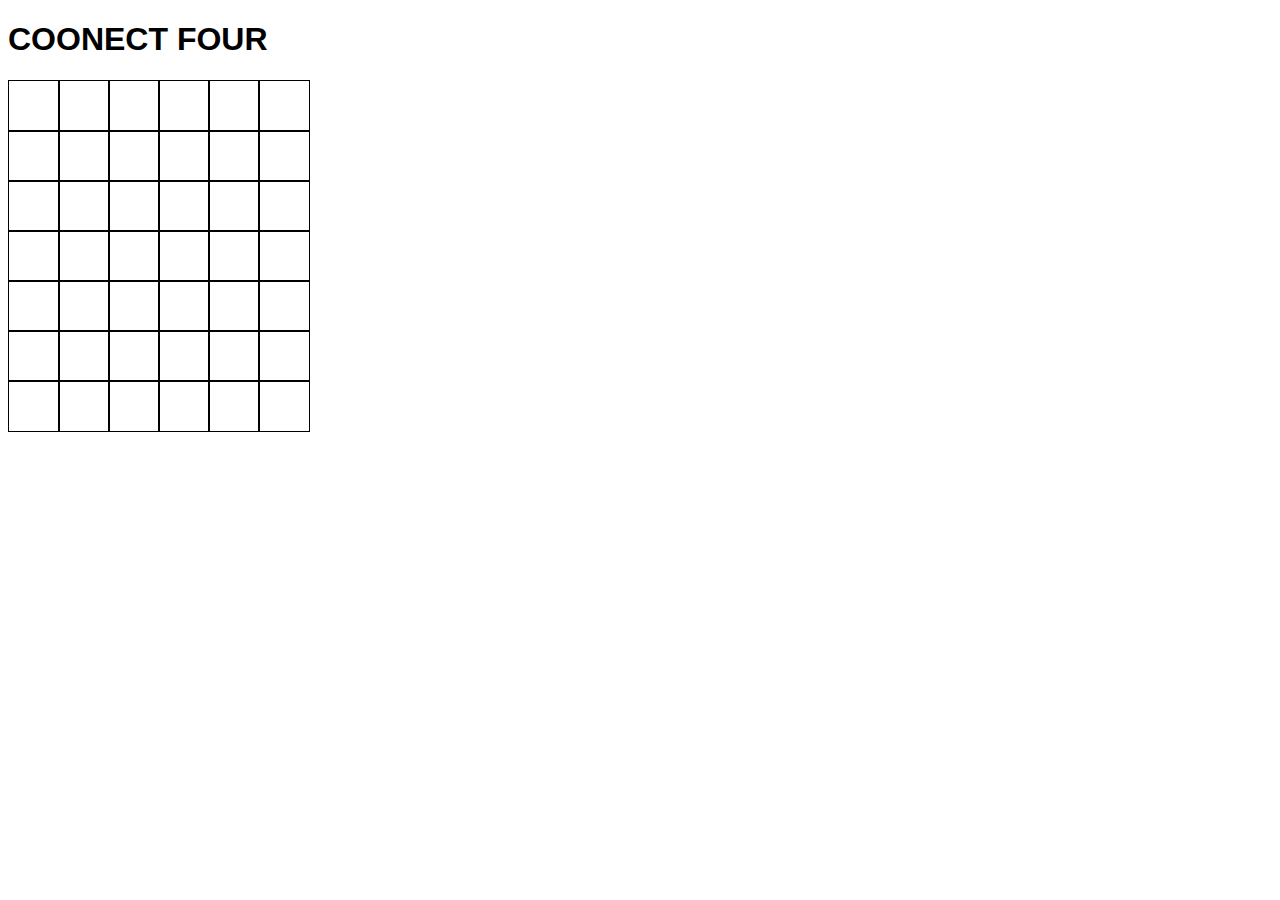
<file: Connect Four Game/index.html>
<!DOCTYPE html>
<html lang="en">
<head>
    <meta charset="UTF-8">
    <meta name="viewport" content="width=device-width, initial-scale=1.0">
    <link rel="stylesheet" href="style.css">
    <title>Connect Four</title>
</head>
<body>
    
    <h1>COONECT FOUR</h1>
    <div id="board"></div>
    
<script src="script.js"></script>
</body>
</html>
</file>
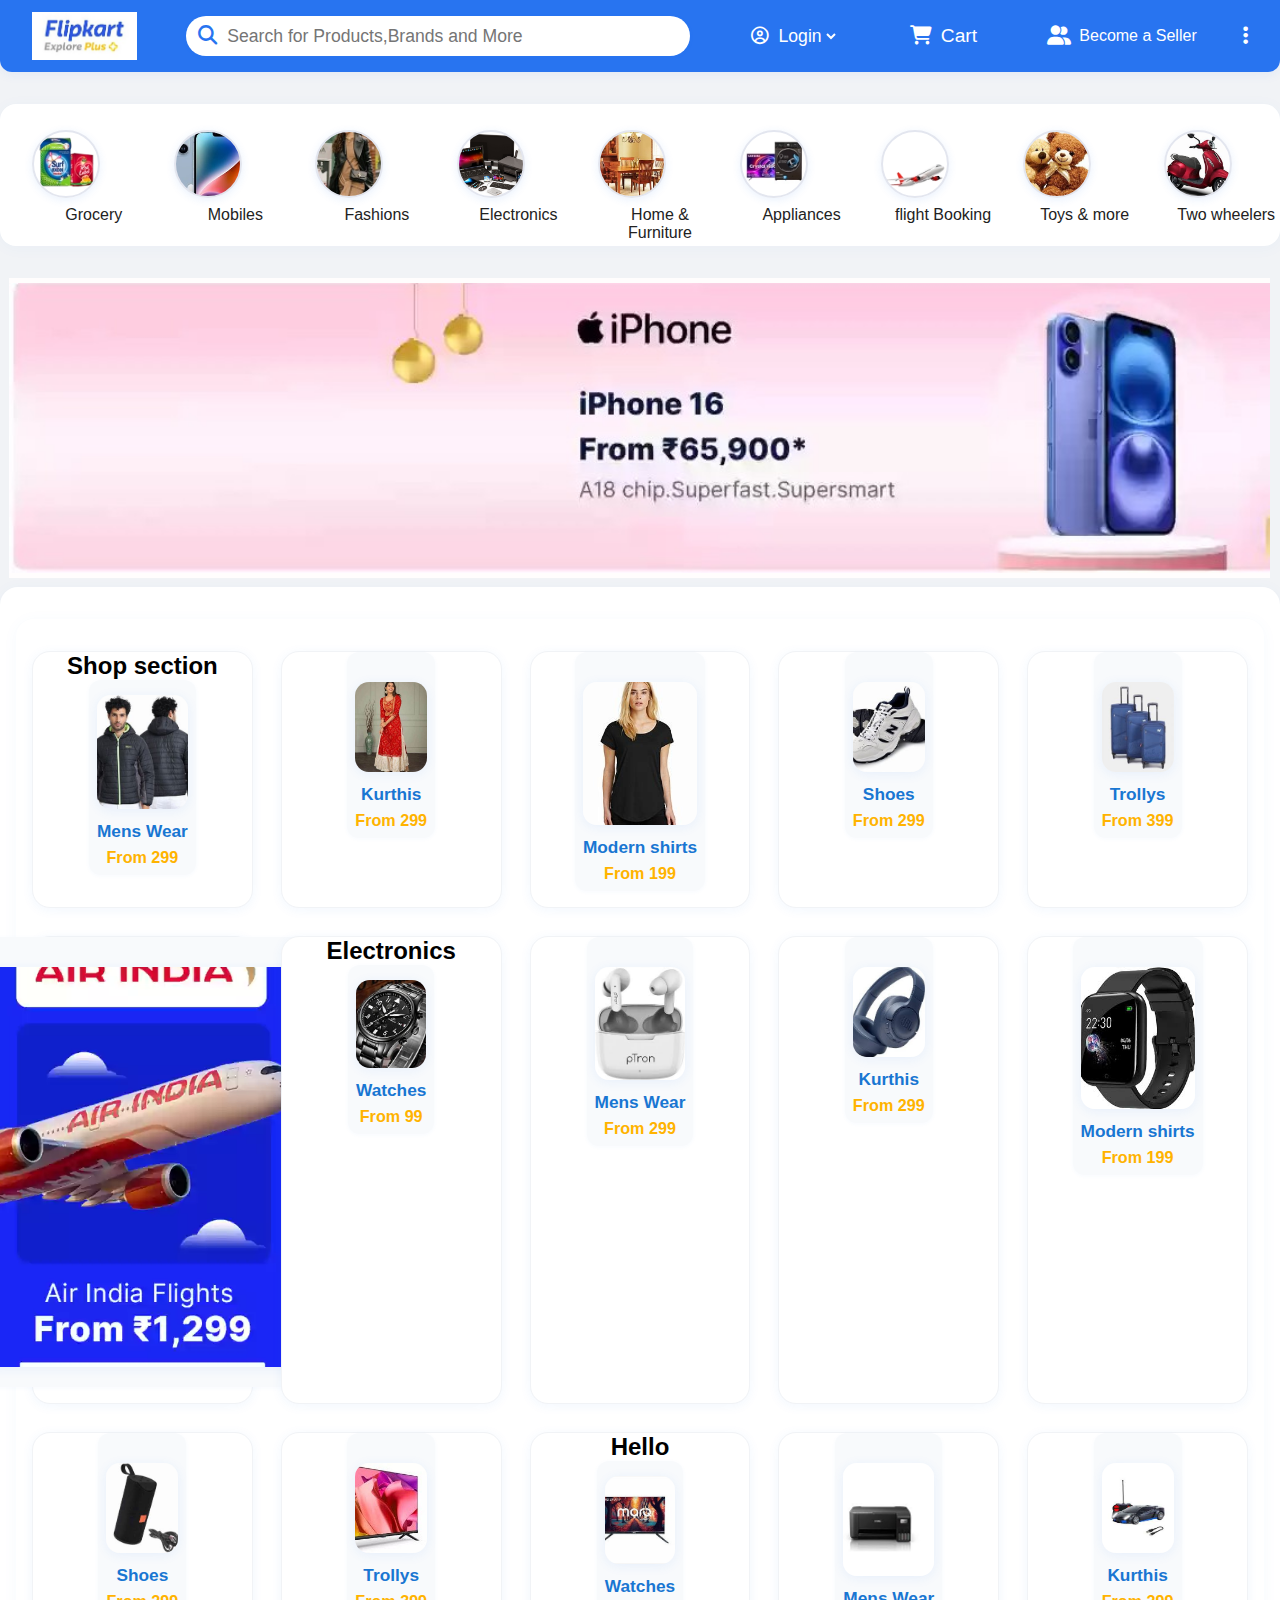
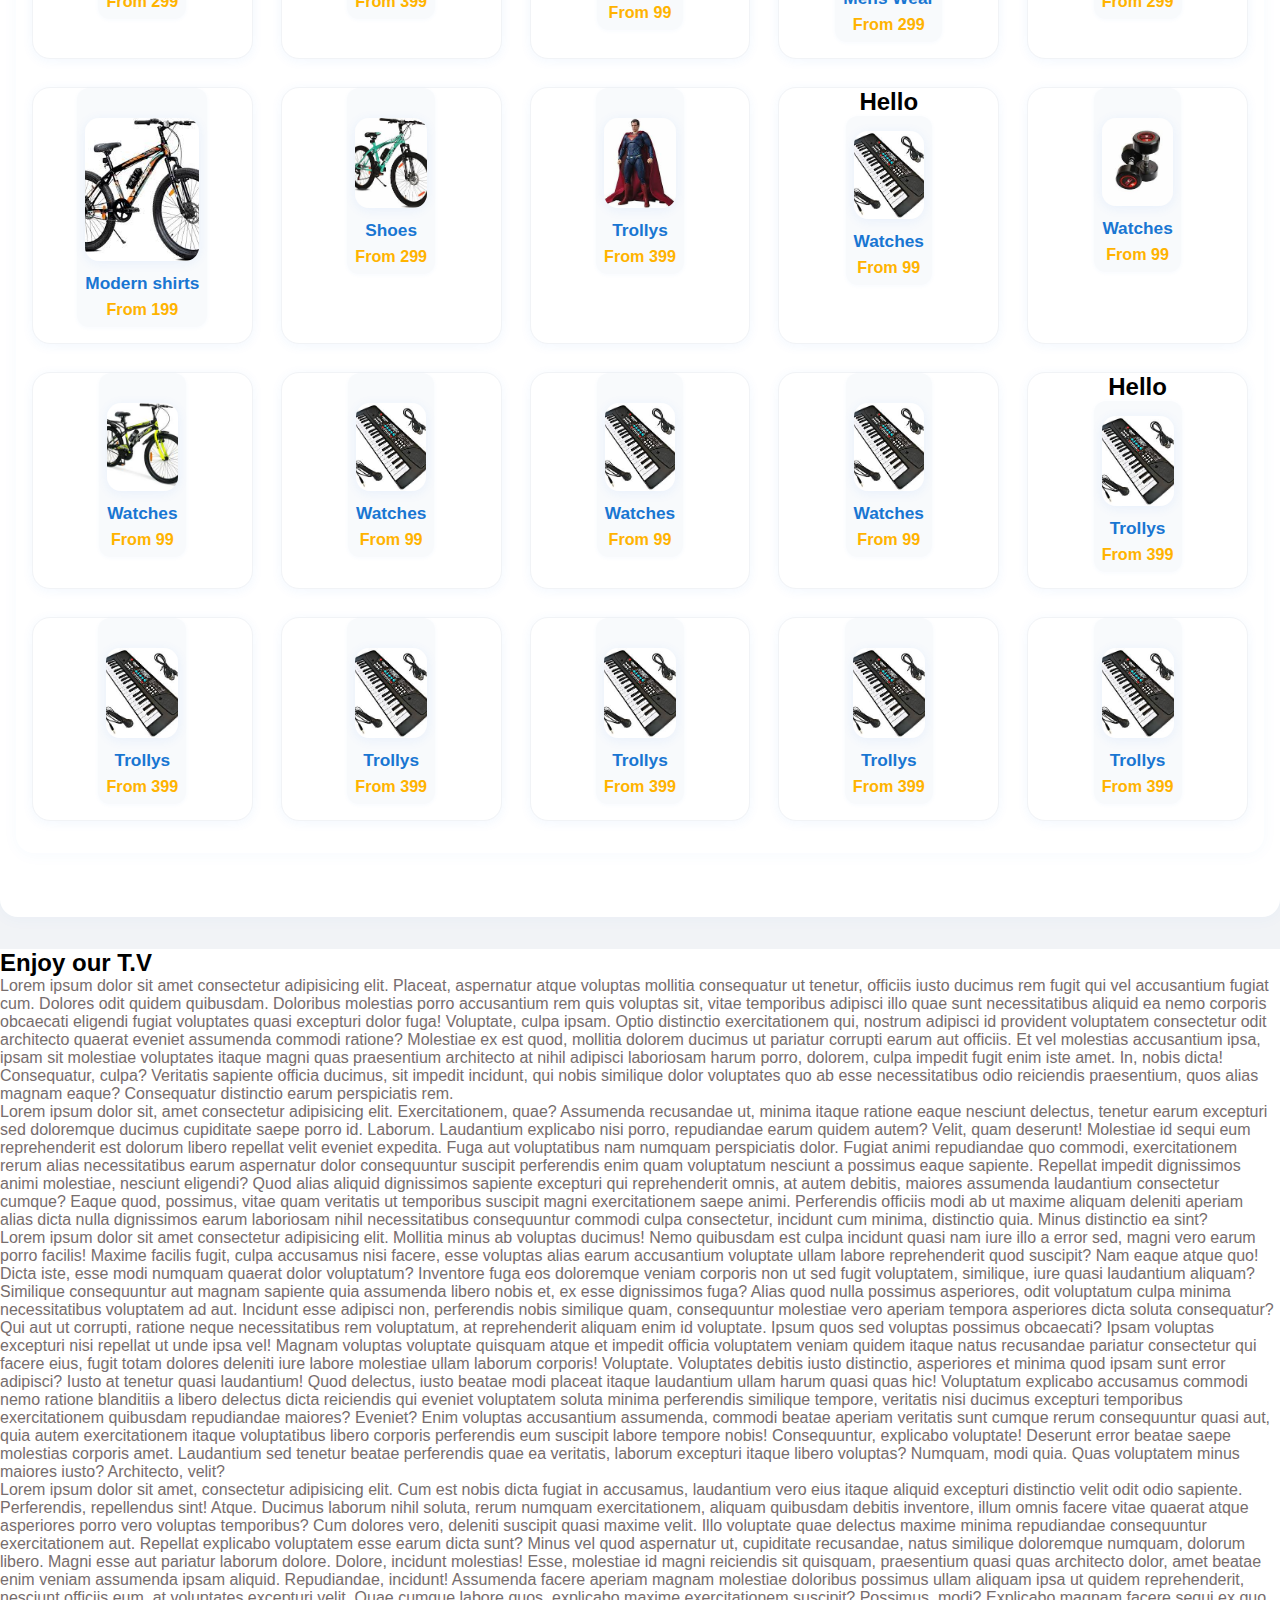
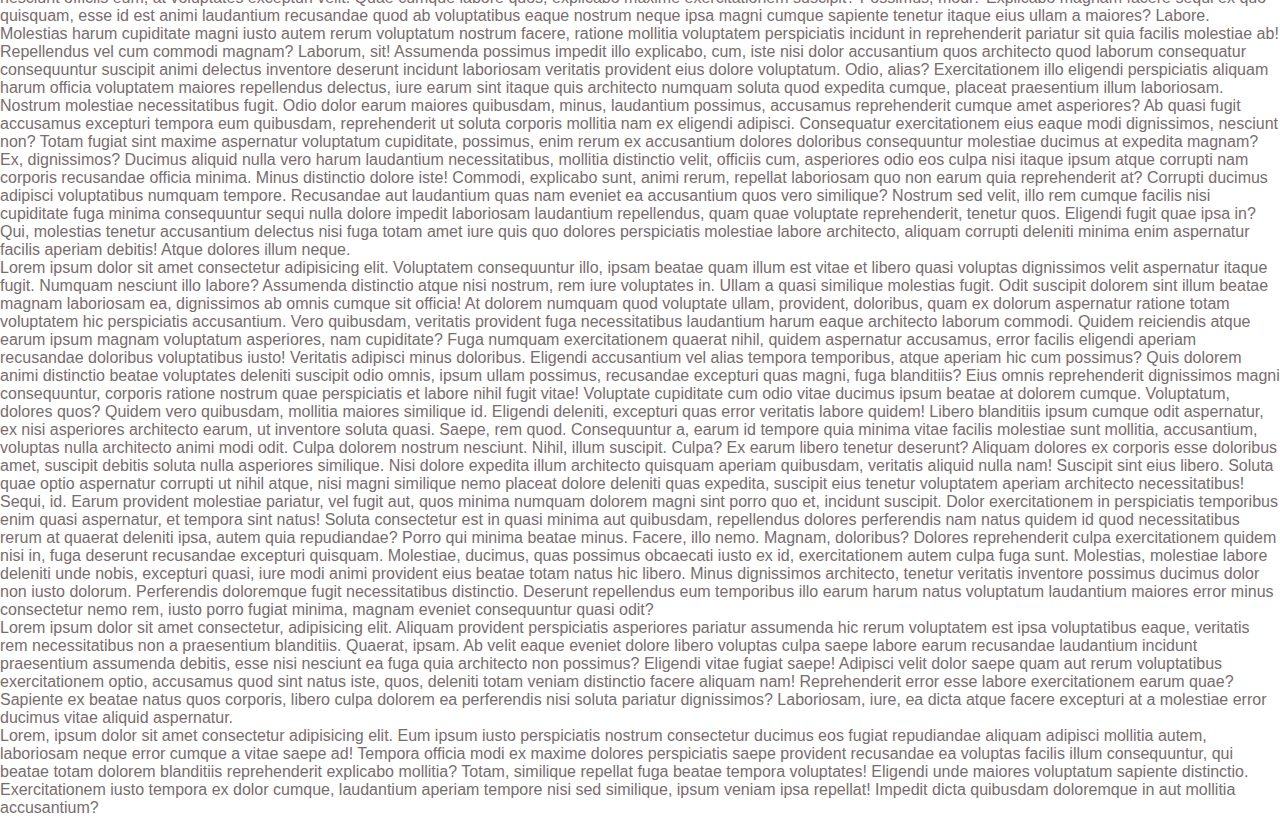
<file: Flipkart Clone/index.html>
<!DOCTYPE html>
<html lang="en">
<head>
    <meta charset="UTF-8">
    <meta name="viewport" content="width=device-width, initial-scale=1.0">
    <title>flipkart</title>
    <link rel="stylesheet" href="https://cdnjs.cloudflare.com/ajax/libs/font-awesome/6.7.2/css/all.min.css" integrity="sha512-Evv84Mr4kqVGRNSgIGL/F/aIDqQb7xQ2vcrdIwxfjThSH8CSR7PBEakCr51Ck+w+/U6swU2Im1vVX0SVk9ABhg==" crossorigin="anonymous" referrerpolicy="no-referrer" />
    <link rel="stylesheet" href="style.css">
</head>
<body>
    <header>
        <div class="navbar">
            <div class="nav-logo border">
                <div class="logo"></div>
            </div>
            <div class="nav-search">
               <div class="search-icon">
                <i class="fa-solid fa-magnifying-glass"></i>
                </div>
                  <input class="search-input" placeholder="Search for Products,Brands and More">
            </div>
            <div class="nav-user border">
                <div class="use-icon">
                    <i class="fa-regular fa-circle-user"></i>
                </div>
                <select class="nav-login" title="Login">
                    <option>Login</option>
                </select>
            </div>
            <div class="nav-cart">
                <div class="cart">
                <i class="fa-solid fa-cart-shopping"></i>
                </div>
                Cart
            </div>
            <div class="nav-seller">
                <div class="sell">
                 <i class="fa-solid fa-user-group"></i>
                </div>
                Become a Seller
            </div>
            <div class="nav-dots">
                <i class="fa-solid fa-ellipsis-vertical"></i>
            </div>
        </div>
    </header>
<!-- content -->
    <div class="div-set border">
        <div class="box1 box">
            <div class="box-content">
               <div class="box-img" style="background-image:url('flip\ box2.jpg');"></div>
               <p>Grocery</p>
            </div>
        </div>
        <div class="box2 box">
            <div class="box-content">
               <div class="box-img" style="background-image:url('flip\ box1.jpg');"></div>
               <p>Mobiles</p>
            </div>
        </div>
        <div class="box3 box">
            <div class="box-content">
               <div class="box-img" style="background-image:url('flip\ box3.jpg');"></div>
               <p>Fashions</p>
            </div>
        </div>
        <div class="box4 box">
            <div class="box-content">
               <div class="box-img" style="background-image:url('flip\ box4.jpg');"></div>
               <p>Electronics</p>
            </div>
        </div>
        <div class="box5 box">
            <div class="box-content">
               <div class="box-img" style="background-image:url('flip\ box5.jpg');"></div>
               <p>Home & Furniture </p>
            </div>
        </div>
        <div class="box6 box">
            <div class="box-content">
               <div class="box-img" style="background-image:url('flip\ box6.jpg');"></div>
               <p>Appliances</p>
            </div>
        </div>
        <div class="box7 box">
            <div class="box-content">
               <div class="box-img" style="background-image:url('flip\ box7.jpg');"></div>
               <p>flight Booking</p>
            </div>
        </div>
        <div class="box8 box">
            <div class="box-content">
               <div class="box-img" style="background-image:url('flip\ box8.jpg');"></div>
               <p>Toys & more </p>
            </div>
        </div>
        <div class="box9 box">
            <div class="box-content">
               <div class="box-img" style="background-image:url('flip\ box9.jpg');"></div>
               <p>Two wheelers</p>
            </div>
        </div>
    </div>
    <div class="content">
        <div class="content-logo border">
            <div class="hero"></div>
        </div>
   </div>
    <!-- shop section -->
    <div class="shopsection">
        <div class="show">
           <div class="flip1 box-shop">
              <h2>Shop section</h2>
              <div class="box-con">
                 <div class="box-img1" id="img1" style="background-image:url('flip\ span1.jpg')"></div>
                 <p>Mens Wear</p>
                 <a>From 299</a>
               </div>
            </div>
            <div class="flip2 box-shop">
              <h2></h2>
              <div class="box-con">
                   <div class="box-img1" style="background-image:url('flip\ span2.jpg')"></div>
                   <p>Kurthis</p>
                   <a>From 299</a>
               </div>
            </div>
            <div class="flip3 box-shop">
              <h2></h2>
              <div class="box-con">
                 <div class="box-img1" style="background-image:url('flip\ span3.jpg')"></div>
                 <p>Modern shirts</p>
                 <a>From 199</a>
               </div>
            </div>
            <div class="flip4 box-shop">
              <h2></h2>
              <div class="box-con">
                 <div class="box-img1" style="background-image:url('flip\ span4.jpg')"></div>
                 <p>Shoes</p>
                 <a>From 299</a>
              </div>
           </div>
           <div class="flip5 box-shop">
              <h2></h2>
              <div class="box-con">
                 <div class="box-img1" style="background-image:url('flip\ span5.jpg')"></div>
                 <p>Trollys</p>
                 <a>From 399</a>
              </div>
           </div>
           <div class="flip7 box-shop">
              <div class="box-con">
                 <div class="box-img1" id="last" style="background-image:url('flip\ span7.jpg')"></div>
              </div>
            </div>
            <div class="flip6 box-shop">
                <h2>Electronics</h2>
                <div class="box-con">
                   <div class="box-img1" id="img1"style="background-image:url('flip\ span6.jpg')"></div>
                   <p>Watches</p>
                   <a>From 99</a>
                </div>
             </div>
            <div class="flip1 box-shop">
                <h2></h2>
                <div class="box-con">
                   <div class="box-img1" style="background-image:url('new1.jpg')"></div>
                   <p>Mens Wear</p>
                   <a>From 299</a>
                 </div>
              </div>
            <div class="flip2 box-shop">
                <h2></h2>
                <div class="box-con">
                     <div class="box-img1" style="background-image:url('new2.jpeg')"></div>
                     <p>Kurthis</p>
                     <a>From 299</a>
                </div>
            </div>
            <div class="flip3 box-shop">
                <h2></h2>
                <div class="box-con">
                   <div class="box-img1" style="background-image:url('new3.jpeg')"></div>
                   <p>Modern shirts</p>
                   <a>From 199</a>
                </div>
            </div>
            <div class="flip4 box-shop">
                <h2></h2>
                <div class="box-con">
                   <div class="box-img1" style="background-image:url('new4.jpeg')"></div>
                   <p>Shoes</p>
                   <a>From 299</a>
                </div>
            </div>
            <div class="flip5 box-shop">
                <h2></h2>
                <div class="box-con">
                   <div class="box-img1" style="background-image:url('new5.jpeg')"></div>
                   <p>Trollys</p>
                   <a>From 399</a>
               </div>
            </div>
            <div class="flip6 box-shop">
                <h2>Hello</h2>
                <div class="box-con">
                   <div class="box-img1" id="img1" style="background-image:url('new6.jpeg')"></div>
                   <p>Watches</p>
                   <a>From 99</a>
                </div>
            </div>
            <div class="flip1 box-shop">
                <h2></h2>
                <div class="box-con">
                   <div class="box-img1" style="background-image:url('new7.jpeg')"></div>
                   <p>Mens Wear</p>
                   <a>From 299</a>
                 </div>
            </div>
            <div class="flip2 box-shop">
                <h2></h2>
                <div class="box-con">
                     <div class="box-img1" style="background-image:url('new11.jpeg')"></div>
                     <p>Kurthis</p>
                     <a>From 299</a>
                 </div>
            </div>
            <div class="flip3 box-shop">
                <h2></h2>
                <div class="box-con">
                   <div class="box-img1" style="background-image:url('new12.jpeg')"></div>
                   <p>Modern shirts</p>
                   <a>From 199</a>
                 </div>
           </div>
           <div class="flip4 box-shop">
                <h2></h2>
                <div class="box-con">
                   <div class="box-img1" style="background-image:url('new13.jpeg')"></div>
                   <p>Shoes</p>
                   <a>From 299</a>
                </div>
            </div>
            <div class="flip5 box-shop">
                <h2></h2>
                <div class="box-con">
                   <div class="box-img1" style="background-image:url('new14.jpeg')"></div>
                   <p>Trollys</p>
                   <a>From 399</a>
                </div>
            </div>
            <div class="flip6 box-shop">
                <h2>Hello</h2>
                <div class="box-con">
                   <div class="box-img1"  id="img1" style="background-image:url('new15.jpeg')"></div>
                   <p>Watches</p>
                   <a>From 99</a>
                </div>
            </div>
            <div class="flip6 box-shop">
                <h2></h2>
                <div class="box-con">
                   <div class="box-img1" style="background-image:url('new16.jpeg')"></div>
                   <p>Watches</p>
                   <a>From 99</a>
                </div>
            </div>
            <div class="flip6 box-shop">
                <h2></h2>
                <div class="box-con">
                   <div class="box-img1" style="background-image:url('new17.jpeg')"></div>
                   <p>Watches</p>
                   <a>From 99</a>
                </div>
            </div>
            <div class="flip6 box-shop">
                <h2></h2>
                <div class="box-con">
                   <div class="box-img1" style="background-image:url('new15.jpeg')"></div>
                   <p>Watches</p>
                   <a>From 99</a>
                </div>
            </div>
            <div class="flip6 box-shop">
                <h2></h2>
                <div class="box-con">
                   <div class="box-img1" style="background-image:url('new15.jpeg')"></div>
                   <p>Watches</p>
                   <a>From 99</a>
                </div>
            </div>    
            <div class="flip6 box-shop">
                <h2></h2>
                <div class="box-con">
                   <div class="box-img1" style="background-image:url('new15.jpeg')"></div>
                   <p>Watches</p>
                   <a>From 99</a>
                </div>
            </div>   
            <div class="flip5 box-shop">
                <h2>Hello</h2>
                <div class="box-con">
                   <div class="box-img1" id="img1" style="background-image:url('new15.jpeg')"></div>
                   <p>Trollys</p>
                   <a>From 399</a>
               </div> 
            </div>
            <div class="flip5 box-shop">
                <h2></h2>
                <div class="box-con">
                   <div class="box-img1" style="background-image:url('new15.jpeg')"></div>
                   <p>Trollys</p>
                   <a>From 399</a>
               </div>
            </div>
            <div class="flip5 box-shop">
                <h2></h2>
                <div class="box-con">
                   <div class="box-img1" style="background-image:url('new15.jpeg')"></div>
                   <p>Trollys</p>
                   <a>From 399</a>
               </div>
            </div>
            <div class="flip5 box-shop">
                <h2></h2>
                <div class="box-con">
                   <div class="box-img1" style="background-image:url('new15.jpeg')"></div>
                   <p>Trollys</p>
                   <a>From 399</a>
               </div>
            </div>
            <div class="flip5 box-shop">
                <h2></h2>
                <div class="box-con">
                   <div class="box-img1" style="background-image:url('new15.jpeg')"></div>
                   <p>Trollys</p>
                   <a>From 399</a>
               </div>
            </div> 
            <div class="flip5 box-shop">
                <h2></h2>
                <div class="box-con">
                   <div class="box-img1" style="background-image:url('new15.jpeg')"></div>
                   <p>Trollys</p>
                   <a>From 399</a>
               </div>
            </div>     
        </div>
    </div>
    <div class="features">
        <div class="row">
            <div class="text-col">
                <h2>Enjoy our T.V</h2>
                <p>Lorem ipsum dolor sit amet consectetur adipisicing elit. Placeat, aspernatur atque voluptas mollitia consequatur ut tenetur, officiis iusto ducimus rem fugit qui vel accusantium fugiat cum. Dolores odit quidem quibusdam.
                  Doloribus molestias porro accusantium rem quis voluptas sit, vitae temporibus adipisci illo quae sunt necessitatibus aliquid ea nemo corporis obcaecati eligendi fugiat voluptates quasi excepturi dolor fuga! Voluptate, culpa ipsam.
                  Optio distinctio exercitationem qui, nostrum adipisci id provident voluptatem consectetur odit architecto quaerat eveniet assumenda commodi ratione? Molestiae ex est quod, mollitia dolorem ducimus ut pariatur corrupti earum aut officiis.
                  Et vel molestias accusantium ipsa, ipsam sit molestiae voluptates itaque magni quas praesentium architecto at nihil adipisci laboriosam harum porro, dolorem, culpa impedit fugit enim iste amet. In, nobis dicta!
                  Consequatur, culpa? Veritatis sapiente officia ducimus, sit impedit incidunt, qui nobis similique dolor voluptates quo ab esse necessitatibus odio reiciendis praesentium, quos alias magnam eaque? Consequatur distinctio earum perspiciatis rem.
                </p>
                <p>Lorem ipsum dolor sit, amet consectetur adipisicing elit. Exercitationem, quae? Assumenda recusandae ut, minima itaque ratione eaque nesciunt delectus, tenetur earum excepturi sed doloremque ducimus cupiditate saepe porro id. Laborum.
                Laudantium explicabo nisi porro, repudiandae earum quidem autem? Velit, quam deserunt! Molestiae id sequi eum reprehenderit est dolorum libero repellat velit eveniet expedita. Fuga aut voluptatibus nam numquam perspiciatis dolor.
                Fugiat animi repudiandae quo commodi, exercitationem rerum alias necessitatibus earum aspernatur dolor consequuntur suscipit perferendis enim quam voluptatum nesciunt a possimus eaque sapiente. Repellat impedit dignissimos animi molestiae, nesciunt eligendi?
                Quod alias aliquid dignissimos sapiente excepturi qui reprehenderit omnis, at autem debitis, maiores assumenda laudantium consectetur cumque? Eaque quod, possimus, vitae quam veritatis ut temporibus suscipit magni exercitationem saepe animi.
                Perferendis officiis modi ab ut maxime aliquam deleniti aperiam alias dicta nulla dignissimos earum laboriosam nihil necessitatibus consequuntur commodi culpa consectetur, incidunt cum minima, distinctio quia. Minus distinctio ea sint?</p>
                <p>Lorem ipsum dolor sit amet consectetur adipisicing elit. Mollitia minus ab voluptas ducimus! Nemo quibusdam est culpa incidunt quasi nam iure illo a error sed, magni vero earum porro facilis!
                Maxime facilis fugit, culpa accusamus nisi facere, esse voluptas alias earum accusantium voluptate ullam labore reprehenderit quod suscipit? Nam eaque atque quo! Dicta iste, esse modi numquam quaerat dolor voluptatum?
                Inventore fuga eos doloremque veniam corporis non ut sed fugit voluptatem, similique, iure quasi laudantium aliquam? Similique consequuntur aut magnam sapiente quia assumenda libero nobis et, ex esse dignissimos fuga?
                Alias quod nulla possimus asperiores, odit voluptatum culpa minima necessitatibus voluptatem ad aut. Incidunt esse adipisci non, perferendis nobis similique quam, consequuntur molestiae vero aperiam tempora asperiores dicta soluta consequatur?
                Qui aut ut corrupti, ratione neque necessitatibus rem voluptatum, at reprehenderit aliquam enim id voluptate. Ipsum quos sed voluptas possimus obcaecati? Ipsam voluptas excepturi nisi repellat ut unde ipsa vel!
                Magnam voluptas voluptate quisquam atque et impedit officia voluptatem veniam quidem itaque natus recusandae pariatur consectetur qui facere eius, fugit totam dolores deleniti iure labore molestiae ullam laborum corporis! Voluptate.
                Voluptates debitis iusto distinctio, asperiores et minima quod ipsam sunt error adipisci? Iusto at tenetur quasi laudantium! Quod delectus, iusto beatae modi placeat itaque laudantium ullam harum quasi quas hic!
                Voluptatum explicabo accusamus commodi nemo ratione blanditiis a libero delectus dicta reiciendis qui eveniet voluptatem soluta minima perferendis similique tempore, veritatis nisi ducimus excepturi temporibus exercitationem quibusdam repudiandae maiores? Eveniet?
                Enim voluptas accusantium assumenda, commodi beatae aperiam veritatis sunt cumque rerum consequuntur quasi aut, quia autem exercitationem itaque voluptatibus libero corporis perferendis eum suscipit labore tempore nobis! Consequuntur, explicabo voluptate!
                Deserunt error beatae saepe molestias corporis amet. Laudantium sed tenetur beatae perferendis quae ea veritatis, laborum excepturi itaque libero voluptas? Numquam, modi quia. Quas voluptatem minus maiores iusto? Architecto, velit?</p>
                <p>Lorem ipsum dolor sit amet, consectetur adipisicing elit. Cum est nobis dicta fugiat in accusamus, laudantium vero eius itaque aliquid excepturi distinctio velit odit odio sapiente. Perferendis, repellendus sint! Atque.
                Ducimus laborum nihil soluta, rerum numquam exercitationem, aliquam quibusdam debitis inventore, illum omnis facere vitae quaerat atque asperiores porro vero voluptas temporibus? Cum dolores vero, deleniti suscipit quasi maxime velit.
                Illo voluptate quae delectus maxime minima repudiandae consequuntur exercitationem aut. Repellat explicabo voluptatem esse earum dicta sunt? Minus vel quod aspernatur ut, cupiditate recusandae, natus similique doloremque numquam, dolorum libero.
                Magni esse aut pariatur laborum dolore. Dolore, incidunt molestias! Esse, molestiae id magni reiciendis sit quisquam, praesentium quasi quas architecto dolor, amet beatae enim veniam assumenda ipsam aliquid. Repudiandae, incidunt!
                Assumenda facere aperiam magnam molestiae doloribus possimus ullam aliquam ipsa ut quidem reprehenderit, nesciunt officiis eum, at voluptates excepturi velit. Quae cumque labore quos, explicabo maxime exercitationem suscipit? Possimus, modi?
                Explicabo magnam facere sequi ex quo quisquam, esse id est animi laudantium recusandae quod ab voluptatibus eaque nostrum neque ipsa magni cumque sapiente tenetur itaque eius ullam a maiores? Labore.
                Molestias harum cupiditate magni iusto autem rerum voluptatum nostrum facere, ratione mollitia voluptatem perspiciatis incidunt in reprehenderit pariatur sit quia facilis molestiae ab! Repellendus vel cum commodi magnam? Laborum, sit!
                Assumenda possimus impedit illo explicabo, cum, iste nisi dolor accusantium quos architecto quod laborum consequatur consequuntur suscipit animi delectus inventore deserunt incidunt laboriosam veritatis provident eius dolore voluptatum. Odio, alias?
                Exercitationem illo eligendi perspiciatis aliquam harum officia voluptatem maiores repellendus delectus, iure earum sint itaque quis architecto numquam soluta quod expedita cumque, placeat praesentium illum laboriosam. Nostrum molestiae necessitatibus fugit.
                Odio dolor earum maiores quibusdam, minus, laudantium possimus, accusamus reprehenderit cumque amet asperiores? Ab quasi fugit accusamus excepturi tempora eum quibusdam, reprehenderit ut soluta corporis mollitia nam ex eligendi adipisci.
                Consequatur exercitationem eius eaque modi dignissimos, nesciunt non? Totam fugiat sint maxime aspernatur voluptatum cupiditate, possimus, enim rerum ex accusantium dolores doloribus consequuntur molestiae ducimus at expedita magnam? Ex, dignissimos?
                Ducimus aliquid nulla vero harum laudantium necessitatibus, mollitia distinctio velit, officiis cum, asperiores odio eos culpa nisi itaque ipsum atque corrupti nam corporis recusandae officia minima. Minus distinctio dolore iste!
                Commodi, explicabo sunt, animi rerum, repellat laboriosam quo non earum quia reprehenderit at? Corrupti ducimus adipisci voluptatibus numquam tempore. Recusandae aut laudantium quas nam eveniet ea accusantium quos vero similique?
                Nostrum sed velit, illo rem cumque facilis nisi cupiditate fuga minima consequuntur sequi nulla dolore impedit laboriosam laudantium repellendus, quam quae voluptate reprehenderit, tenetur quos. Eligendi fugit quae ipsa in?
                Qui, molestias tenetur accusantium delectus nisi fuga totam amet iure quis quo dolores perspiciatis molestiae labore architecto, aliquam corrupti deleniti minima enim aspernatur facilis aperiam debitis! Atque dolores illum neque.</p>
                <P>Lorem ipsum dolor sit amet consectetur adipisicing elit. Voluptatem consequuntur illo, ipsam beatae quam illum est vitae et libero quasi voluptas dignissimos velit aspernatur itaque fugit. Numquam nesciunt illo labore?
                Assumenda distinctio atque nisi nostrum, rem iure voluptates in. Ullam a quasi similique molestias fugit. Odit suscipit dolorem sint illum beatae magnam laboriosam ea, dignissimos ab omnis cumque sit officia!
                At dolorem numquam quod voluptate ullam, provident, doloribus, quam ex dolorum aspernatur ratione totam voluptatem hic perspiciatis accusantium. Vero quibusdam, veritatis provident fuga necessitatibus laudantium harum eaque architecto laborum commodi.
                Quidem reiciendis atque earum ipsum magnam voluptatum asperiores, nam cupiditate? Fuga numquam exercitationem quaerat nihil, quidem aspernatur accusamus, error facilis eligendi aperiam recusandae doloribus voluptatibus iusto! Veritatis adipisci minus doloribus.
                Eligendi accusantium vel alias tempora temporibus, atque aperiam hic cum possimus? Quis dolorem animi distinctio beatae voluptates deleniti suscipit odio omnis, ipsum ullam possimus, recusandae excepturi quas magni, fuga blanditiis?
                Eius omnis reprehenderit dignissimos magni consequuntur, corporis ratione nostrum quae perspiciatis et labore nihil fugit vitae! Voluptate cupiditate cum odio vitae ducimus ipsum beatae at dolorem cumque. Voluptatum, dolores quos?
                Quidem vero quibusdam, mollitia maiores similique id. Eligendi deleniti, excepturi quas error veritatis labore quidem! Libero blanditiis ipsum cumque odit aspernatur, ex nisi asperiores architecto earum, ut inventore soluta quasi.
                Saepe, rem quod. Consequuntur a, earum id tempore quia minima vitae facilis molestiae sunt mollitia, accusantium, voluptas nulla architecto animi modi odit. Culpa dolorem nostrum nesciunt. Nihil, illum suscipit. Culpa?
                Ex earum libero tenetur deserunt? Aliquam dolores ex corporis esse doloribus amet, suscipit debitis soluta nulla asperiores similique. Nisi dolore expedita illum architecto quisquam aperiam quibusdam, veritatis aliquid nulla nam!
                Suscipit sint eius libero. Soluta quae optio aspernatur corrupti ut nihil atque, nisi magni similique nemo placeat dolore deleniti quas expedita, suscipit eius tenetur voluptatem aperiam architecto necessitatibus! Sequi, id.
                Earum provident molestiae pariatur, vel fugit aut, quos minima numquam dolorem magni sint porro quo et, incidunt suscipit. Dolor exercitationem in perspiciatis temporibus enim quasi aspernatur, et tempora sint natus!
                Soluta consectetur est in quasi minima aut quibusdam, repellendus dolores perferendis nam natus quidem id quod necessitatibus rerum at quaerat deleniti ipsa, autem quia repudiandae? Porro qui minima beatae minus.
                Facere, illo nemo. Magnam, doloribus? Dolores reprehenderit culpa exercitationem quidem nisi in, fuga deserunt recusandae excepturi quisquam. Molestiae, ducimus, quas possimus obcaecati iusto ex id, exercitationem autem culpa fuga sunt.
                Molestias, molestiae labore deleniti unde nobis, excepturi quasi, iure modi animi provident eius beatae totam natus hic libero. Minus dignissimos architecto, tenetur veritatis inventore possimus ducimus dolor non iusto dolorum.
                Perferendis doloremque fugit necessitatibus distinctio. Deserunt repellendus eum temporibus illo earum harum natus voluptatum laudantium maiores error minus consectetur nemo rem, iusto porro fugiat minima, magnam eveniet consequuntur quasi odit?</p>
                <P>Lorem ipsum dolor sit amet consectetur, adipisicing elit. Aliquam provident perspiciatis asperiores pariatur assumenda hic rerum voluptatem est ipsa voluptatibus eaque, veritatis rem necessitatibus non a praesentium blanditiis. Quaerat, ipsam.
                Ab velit eaque eveniet dolore libero voluptas culpa saepe labore earum recusandae laudantium incidunt praesentium assumenda debitis, esse nisi nesciunt ea fuga quia architecto non possimus? Eligendi vitae fugiat saepe!
                Adipisci velit dolor saepe quam aut rerum voluptatibus exercitationem optio, accusamus quod sint natus iste, quos, deleniti totam veniam distinctio facere aliquam nam! Reprehenderit error esse labore exercitationem earum quae?
                Sapiente ex beatae natus quos corporis, libero culpa dolorem ea perferendis nisi soluta pariatur dignissimos? Laboriosam, iure, ea dicta atque facere excepturi at a molestiae error ducimus vitae aliquid aspernatur.</P>
                <P>Lorem, ipsum dolor sit amet consectetur adipisicing elit. Eum ipsum iusto perspiciatis nostrum consectetur ducimus eos fugiat repudiandae aliquam adipisci mollitia autem, laboriosam neque error cumque a vitae saepe ad!
                Tempora officia modi ex maxime dolores perspiciatis saepe provident recusandae ea voluptas facilis illum consequuntur, qui beatae totam dolorem blanditiis reprehenderit explicabo mollitia? Totam, similique repellat fuga beatae tempora voluptates!
                Eligendi unde maiores voluptatum sapiente distinctio. Exercitationem iusto tempora ex dolor cumque, laudantium aperiam tempore nisi sed similique, ipsum veniam ipsa repellat! Impedit dicta quibusdam doloremque in aut mollitia accusantium?</P>
            </div>
        </div>
    </div>
</body>
</html>
</file>
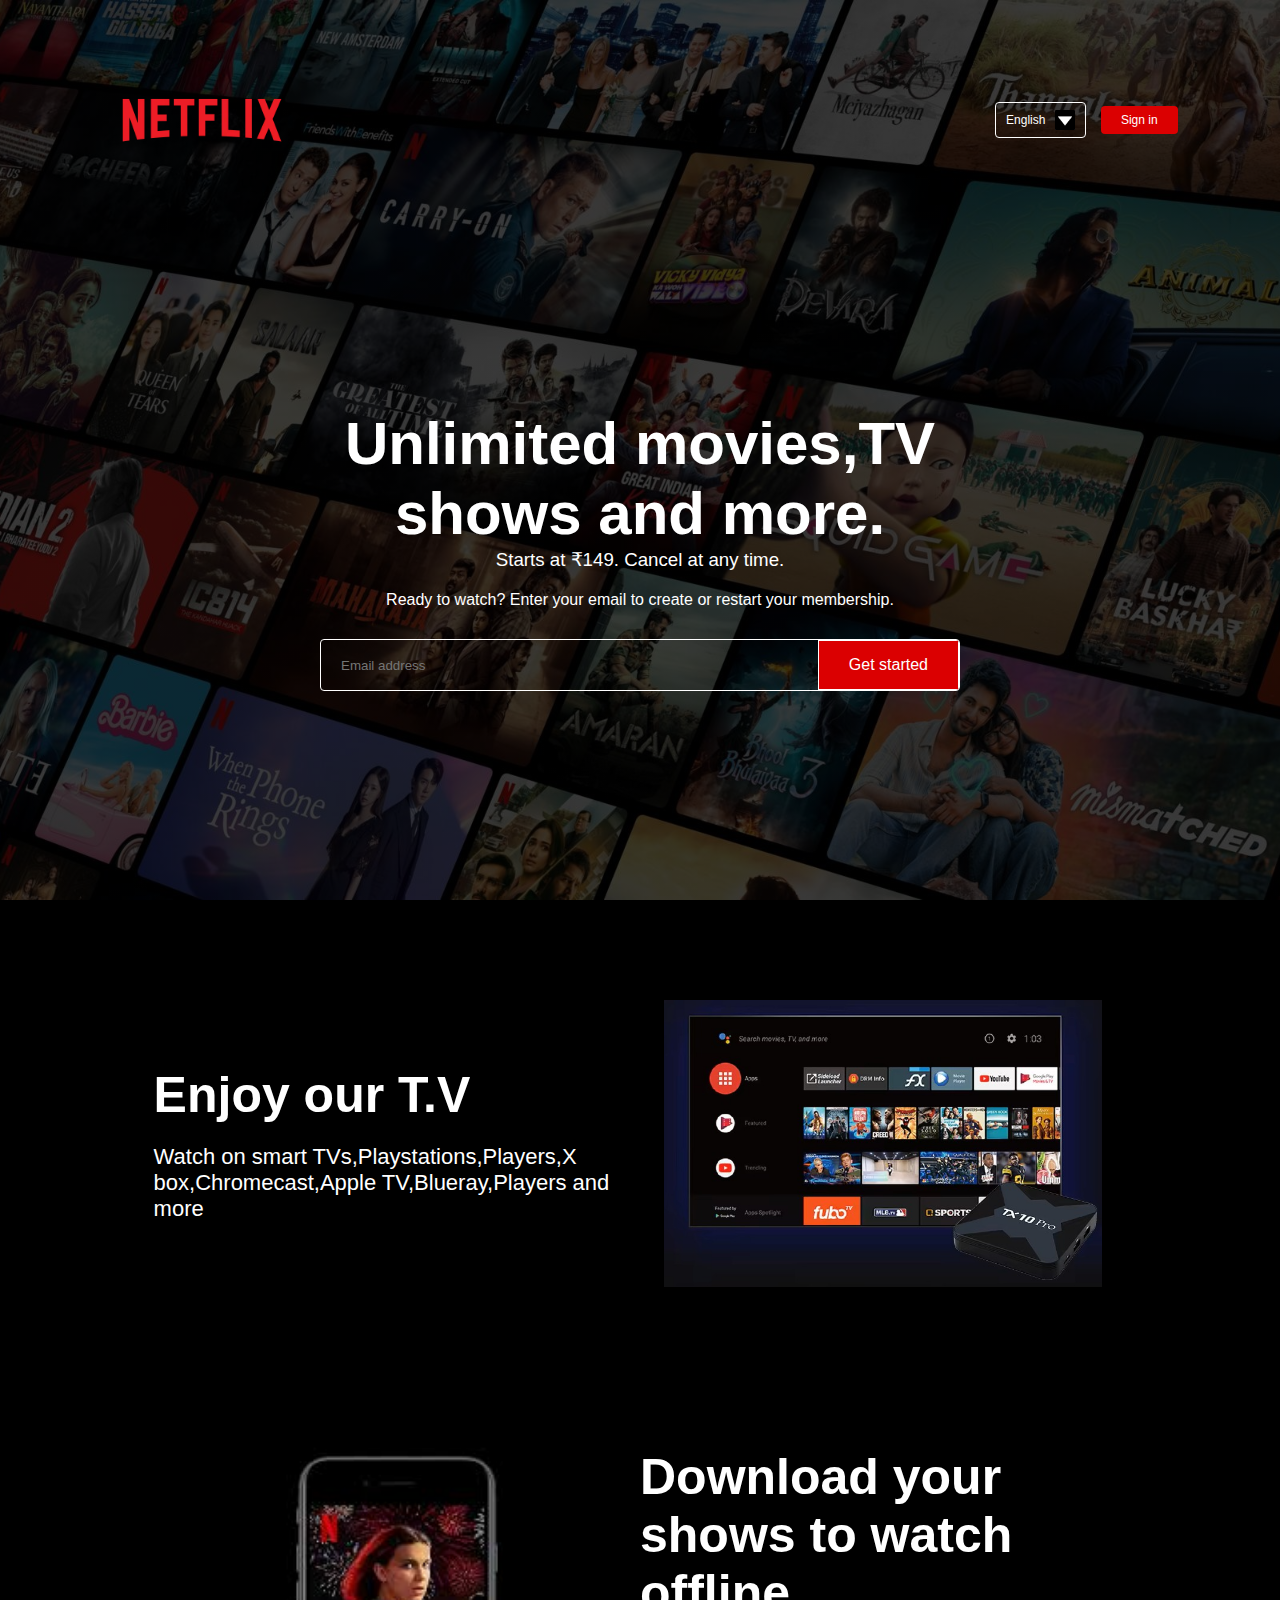
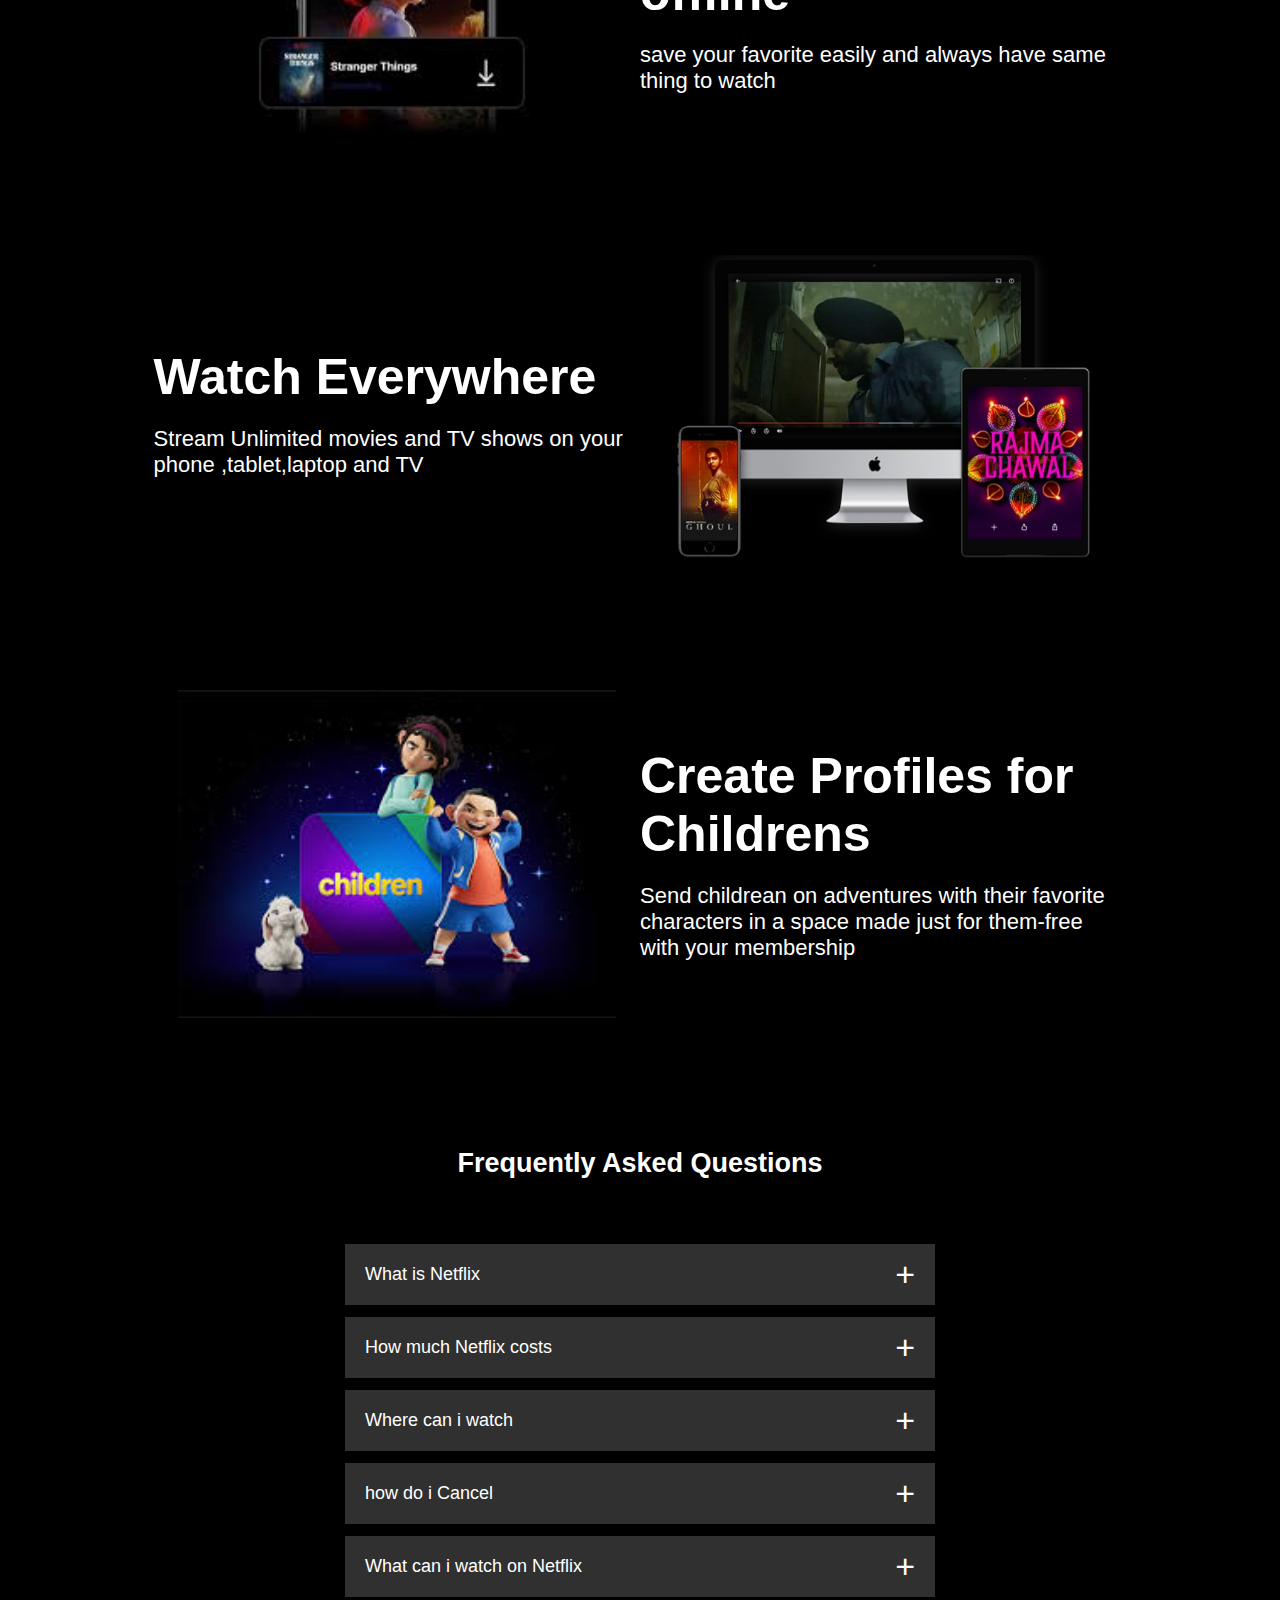
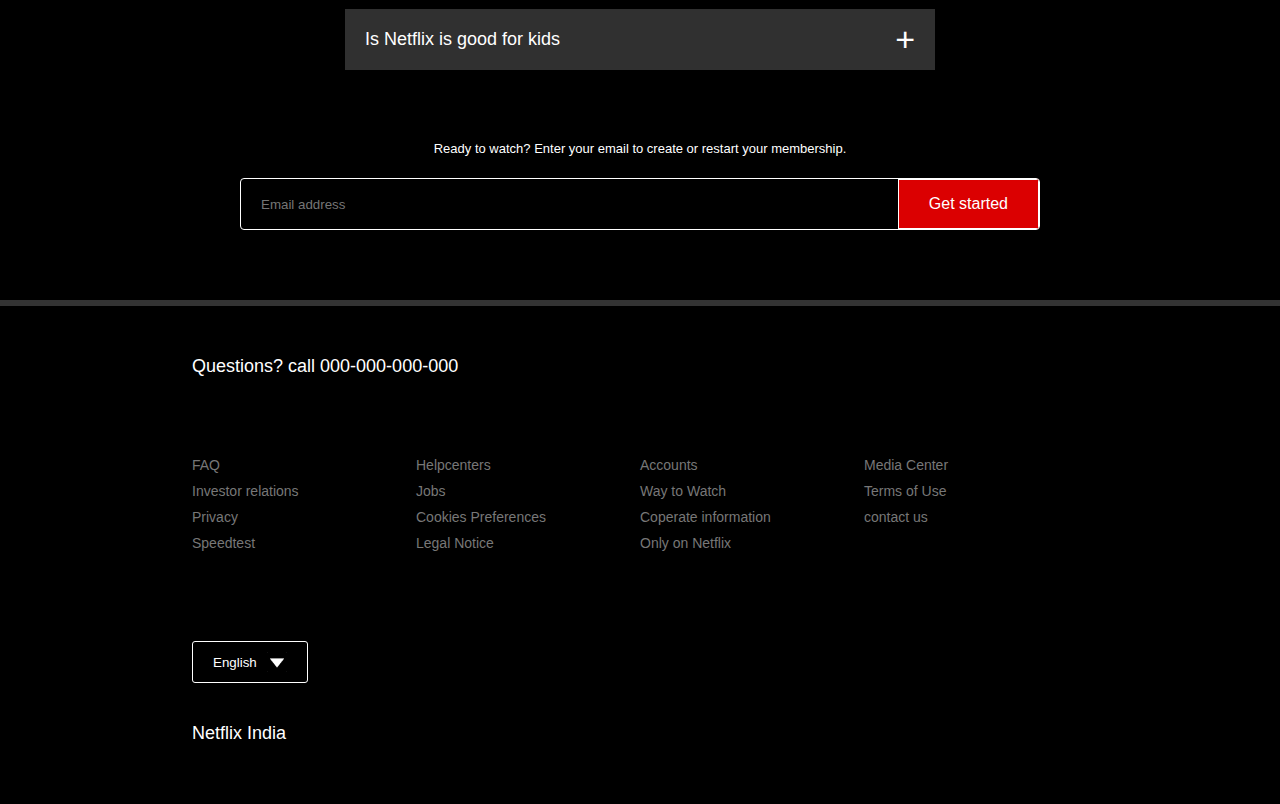
<file: Netflix Clone/index.html>
<!DOCTYPE html>
<html lang="en">
<head>
    <meta charset="UTF-8">
    <meta name="viewport" content="width=device-width, initial-scale=1.0">
    <link rel="stylesheet" href="style.css">
    <title>Netflix</title>
</head>
<body>
    <div class="header">
        <nav>
            <img src="logo.png" class="logo">
            <div>
                <button class="languagebtn">English<img src="symbol.jpg"></button>
                <button>Sign in</button>
            </div>
        </nav>
        <div class="header-content">
            <h1>Unlimited movies,TV shows and more.</h1>
            <h3>Starts at ₹149. Cancel at any time.</h3>
            <p>Ready to watch? Enter your email to create or restart your membership.</p>
            <form class="email-signup">
                <input type="email" placeholder="Email address" required>
                <button type="submit">Get started</button>
            </form>
        </div>
    </div>
    <div class="features">
        <div class="row">
            <div class="text-col">
                <h2>Enjoy our T.V</h2>
                <p>Watch on smart TVs,Playstations,Players,X box,Chromecast,Apple TV,Blueray,Players and more</p>
            </div>
            <div class="img-col">
                <img src="fix.jpg">
            </div>
        </div>
        <div class="row">
            <div class="img-col">
                <img src="fix2.jpg">
            </div>
            <div class="text-col">
                <h2>Download your shows to watch offline</h2>
                <p>save your favorite easily and always have same thing to watch</p>
            </div>
        </div>
        <div class="row">
            <div class="text-col">
                <h2>Watch Everywhere</h2>
                <p>Stream Unlimited movies and TV shows on your phone ,tablet,laptop and TV</p>
            </div>
            <div class="img-col">
                <img src="fix3.jpg">
            </div>
        </div>
        <div class="row">
            <div class="img-col">
                <img src="fix4.jpg">
            </div>
            <div class="text-col">
                <h2>Create Profiles for Childrens</h2>
                <p>Send childrean on adventures with their favorite characters in a space made just for them-free with your membership</p>
            </div>
        </div>
    </div>
    <div class="faq">
        <h2>Frequently Asked Questions </h2>
        <ul class="accordion">
         <li>
            <input type="radio" name="accordion" id="first">
            <label for="first">What is Netflix</label>
            <div class="content">
                <p>Lorem ipsum dolor sit, amet consectetur adipisicing elit. Illo pariatur fugiat tempora aliquid, suscipit sapiente officia exercitationem! Labore autem odit maxime placeat dolorum quod dolore harum veritatis unde illo? Nam.</p>
            </div>
         </li>
         <li>
            <input type="radio" name="accordion" id="second">
            <label for="second">How much Netflix costs</label>
            <div class="content">
                <p>Lorem ipsum dolor sit, amet consectetur adipisicing elit. Illo pariatur fugiat tempora aliquid, suscipit sapiente officia exercitationem! Labore autem odit maxime placeat dolorum quod dolore harum veritatis unde illo? Nam.</p>
            </div>
         </li>
         <li>
            <input type="radio" name="accordion" id="third">
            <label for="third">Where can i watch</label>
            <div class="content">
                <p>Lorem ipsum dolor sit, amet consectetur adipisicing elit. Illo pariatur fugiat tempora aliquid, suscipit sapiente officia exercitationem! Labore autem odit maxime placeat dolorum quod dolore harum veritatis unde illo? Nam.</p>
            </div>
         </li>
         <li>
            <input type="radio" name="accordion" id="fourth">
            <label for="fourth">how do i Cancel</label>
            <div class="content">
                <p>Lorem ipsum dolor sit, amet consectetur adipisicing elit. Illo pariatur fugiat tempora aliquid, suscipit sapiente officia exercitationem! Labore autem odit maxime placeat dolorum quod dolore harum veritatis unde illo? Nam.</p>
            </div>
         </li>
         <li>
            <input type="radio" name="accordion" id="fifth">
            <label for="fifth">What can i watch on Netflix</label>
            <div class="content">
                <p>Lorem ipsum dolor sit, amet consectetur adipisicing elit. Illo pariatur fugiat tempora aliquid, suscipit sapiente officia exercitationem! Labore autem odit maxime placeat dolorum quod dolore harum veritatis unde illo? Nam.</p>
            </div>
         </li>
         <li>
            <input type="radio" name="accordion" id="sixth">
            <label for="sixth">Is Netflix is good for kids</label>
            <div class="content">
                <p>Lorem ipsum dolor sit, amet consectetur adipisicing elit. Illo pariatur fugiat tempora aliquid, suscipit sapiente officia exercitationem! Labore autem odit maxime placeat dolorum quod dolore harum veritatis unde illo? Nam.</p>
            </div>
         </li>
        </ul>
    <small>Ready to watch? Enter your email to create or restart your membership.</small>
    <form class="email-signup">
        <input type="email" placeholder="Email address" required>
        <button type="submit">Get started</button>
    </form>
    </div>
    <div class="footer">
        <h2>Questions? call 000-000-000-000</h2>
        <div class="row">
            <div class="col">
                <a href="#">FAQ</a>
                <a href="#">Investor relations</a>
                <a href="#">Privacy</a>
                <a href="#">Speedtest</a>
            </div>
            <div class="col">
                <a href="#">Helpcenters</a>
                <a href="#">Jobs</a>
                <a href="#">Cookies Preferences</a>
                <a href="#">Legal Notice</a>
            </div>
            <div class="col">
                <a href="#">Accounts</a>
                <a href="#">Way to Watch</a>
                <a href="#">Coperate information</a>
                <a href="#">Only on Netflix</a>
            </div>
            <div class="col">
                <a href="#">Media Center</a>
                <a href="#">Terms of Use</a>
                <a href="#">contact us</a>
            </div>
        </div>
        <button class="languagebtn">English<img src="symbol.jpg"></button>
        <p class="copyright-txt">Netflix India</p> 
    </div>
</body>
</html>
</file>
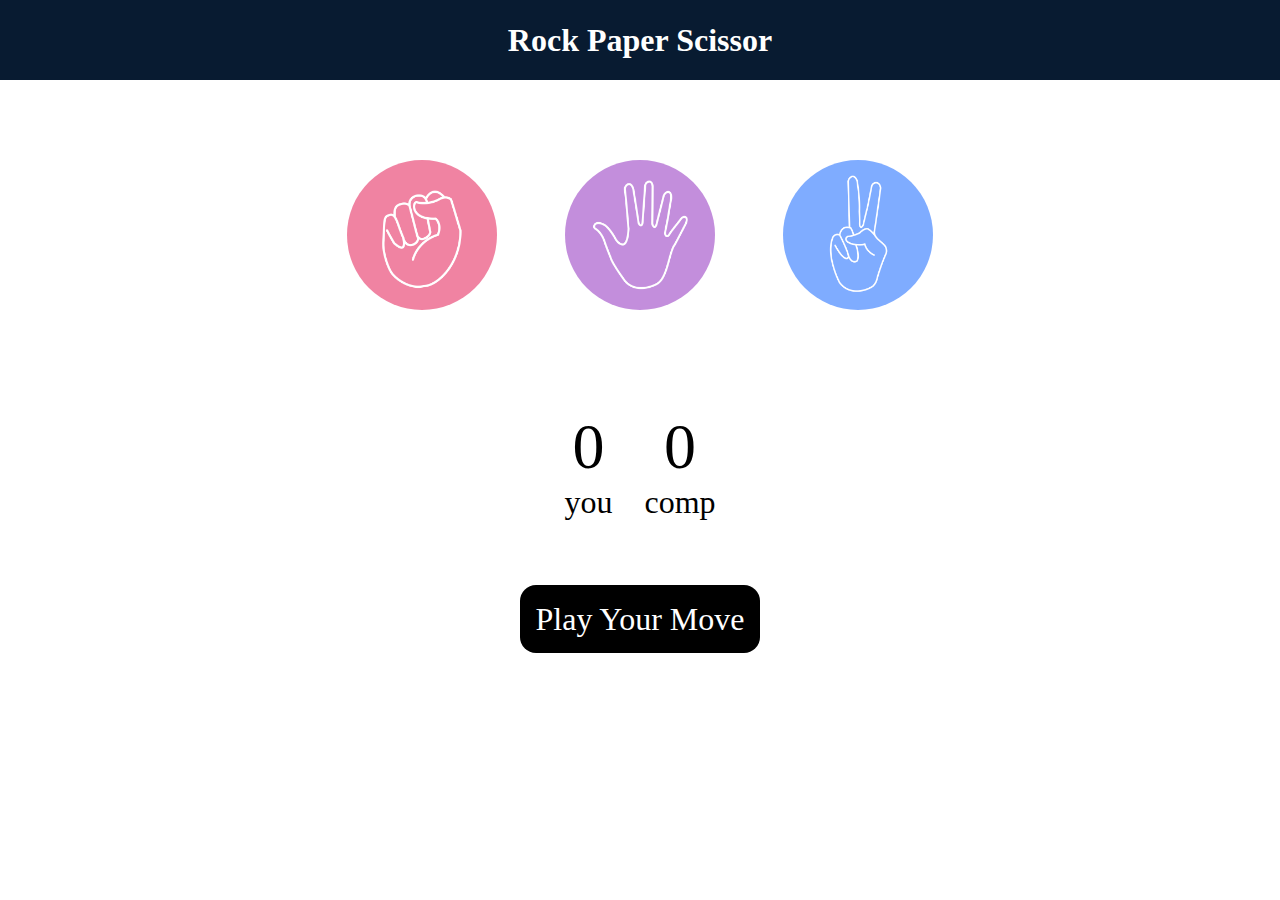
<file: Rock Paper Scissor/index.html>
<!DOCTYPE html>
<html lang="en">
<head>
    <meta charset="UTF-8">
    <meta name="viewport" content="width=device-width, initial-scale=1.0">
    <title>ROCK PAPER SCISSOR GAME</title>
    <link rel="stylesheet" href="style.css">
</head>
<body>
    <h1>Rock Paper Scissor</h1>
    <div class="choices">
        <div class="choice" id="rock">
            <img src="rock image.png">
        </div>
        <div class="choice" id="paper">
            <img src="paper imzge.png">
        </div>
        <div class="choice" id="scissor">
            <img src="scissors.png">
        </div>
    </div>

    <div class="score-board">
        <div class="score">
            <p id="user-score">0</p>
            <p>you</p>
        </div>
        <div class="score">
            <p id="comp-score">0</p>
            <p>comp</p>
        </div>
    </div>

    <div class="msg-container">
        <p id="msg">Play Your Move</p>
    </div>
    <script src="script.js"></script>
</body>
</html>
</file>
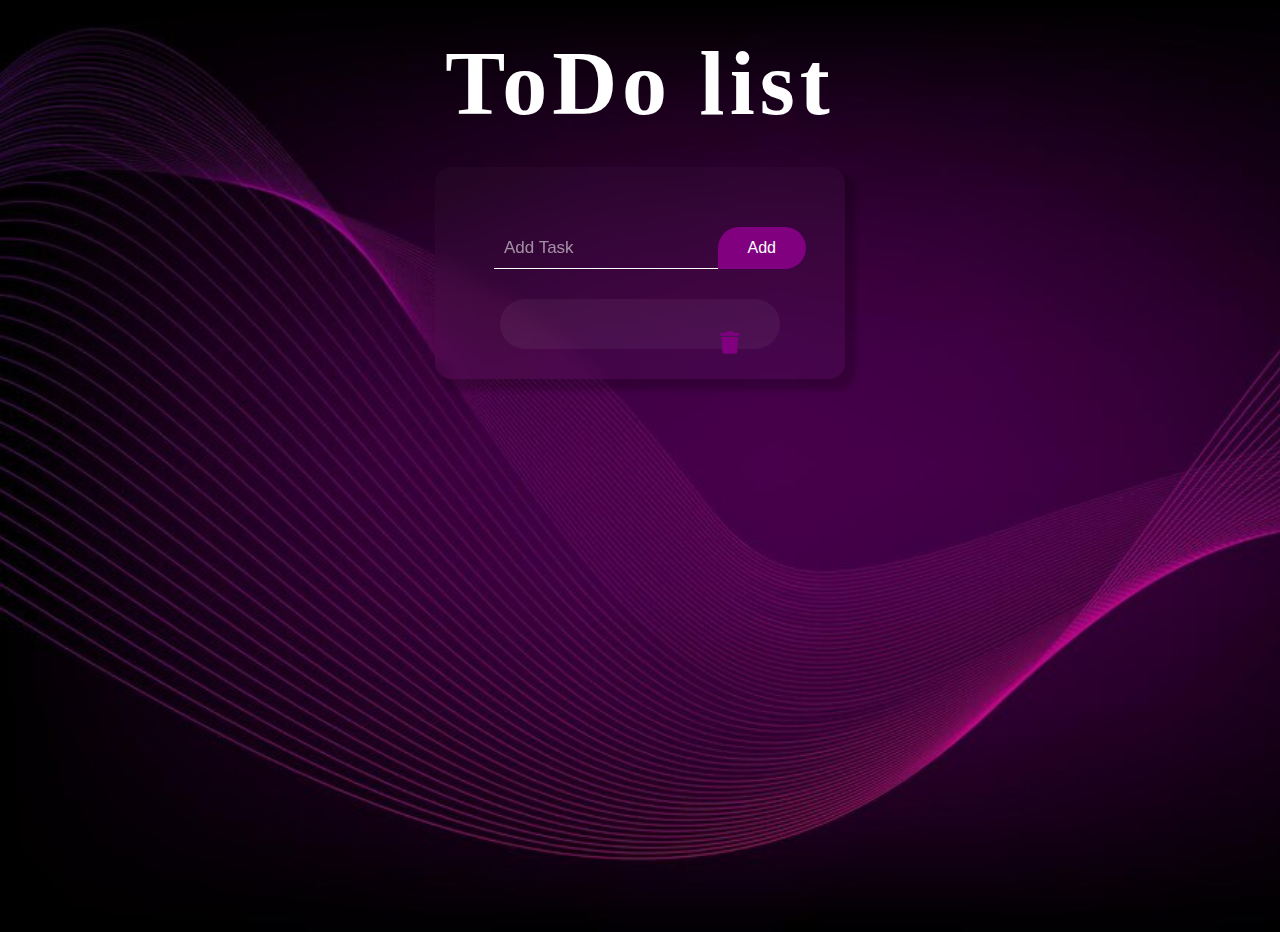
<file: TO-DO List/index.html>
<!DOCTYPE html>
<html lang="en">
<head>
    <meta charset="UTF-8">
    <meta name="viewport" content="width=device-width, initial-scale=1.0">
    <link rel="stylesheet" href="https://cdnjs.cloudflare.com/ajax/libs/font-awesome/6.7.2/css/all.min.css" integrity="sha512-Evv84Mr4kqVGRNSgIGL/F/aIDqQb7xQ2vcrdIwxfjThSH8CSR7PBEakCr51Ck+w+/U6swU2Im1vVX0SVk9ABhg==" crossorigin="anonymous" referrerpolicy="no-referrer" />
    <link rel="stylesheet" href="style.css">
    <title>To Do List</title>
</head>
<body>
    <div class="container">
        <h1>ToDo list</h1>
        <div class="todo-app">
            <div class="row">
                <input type="text" id="input-box" placeholder="Add Task">
                <button id="add-btn">Add</button>
            </div>
            <ul id="list-container">
                <li class="checked">
                <span><i class="fa-solid fa-trash"></i></span>
                </li>
            </ul>
        </div>
    </div>
    <script src="script.js"></script>
</body>
</html>
</file>
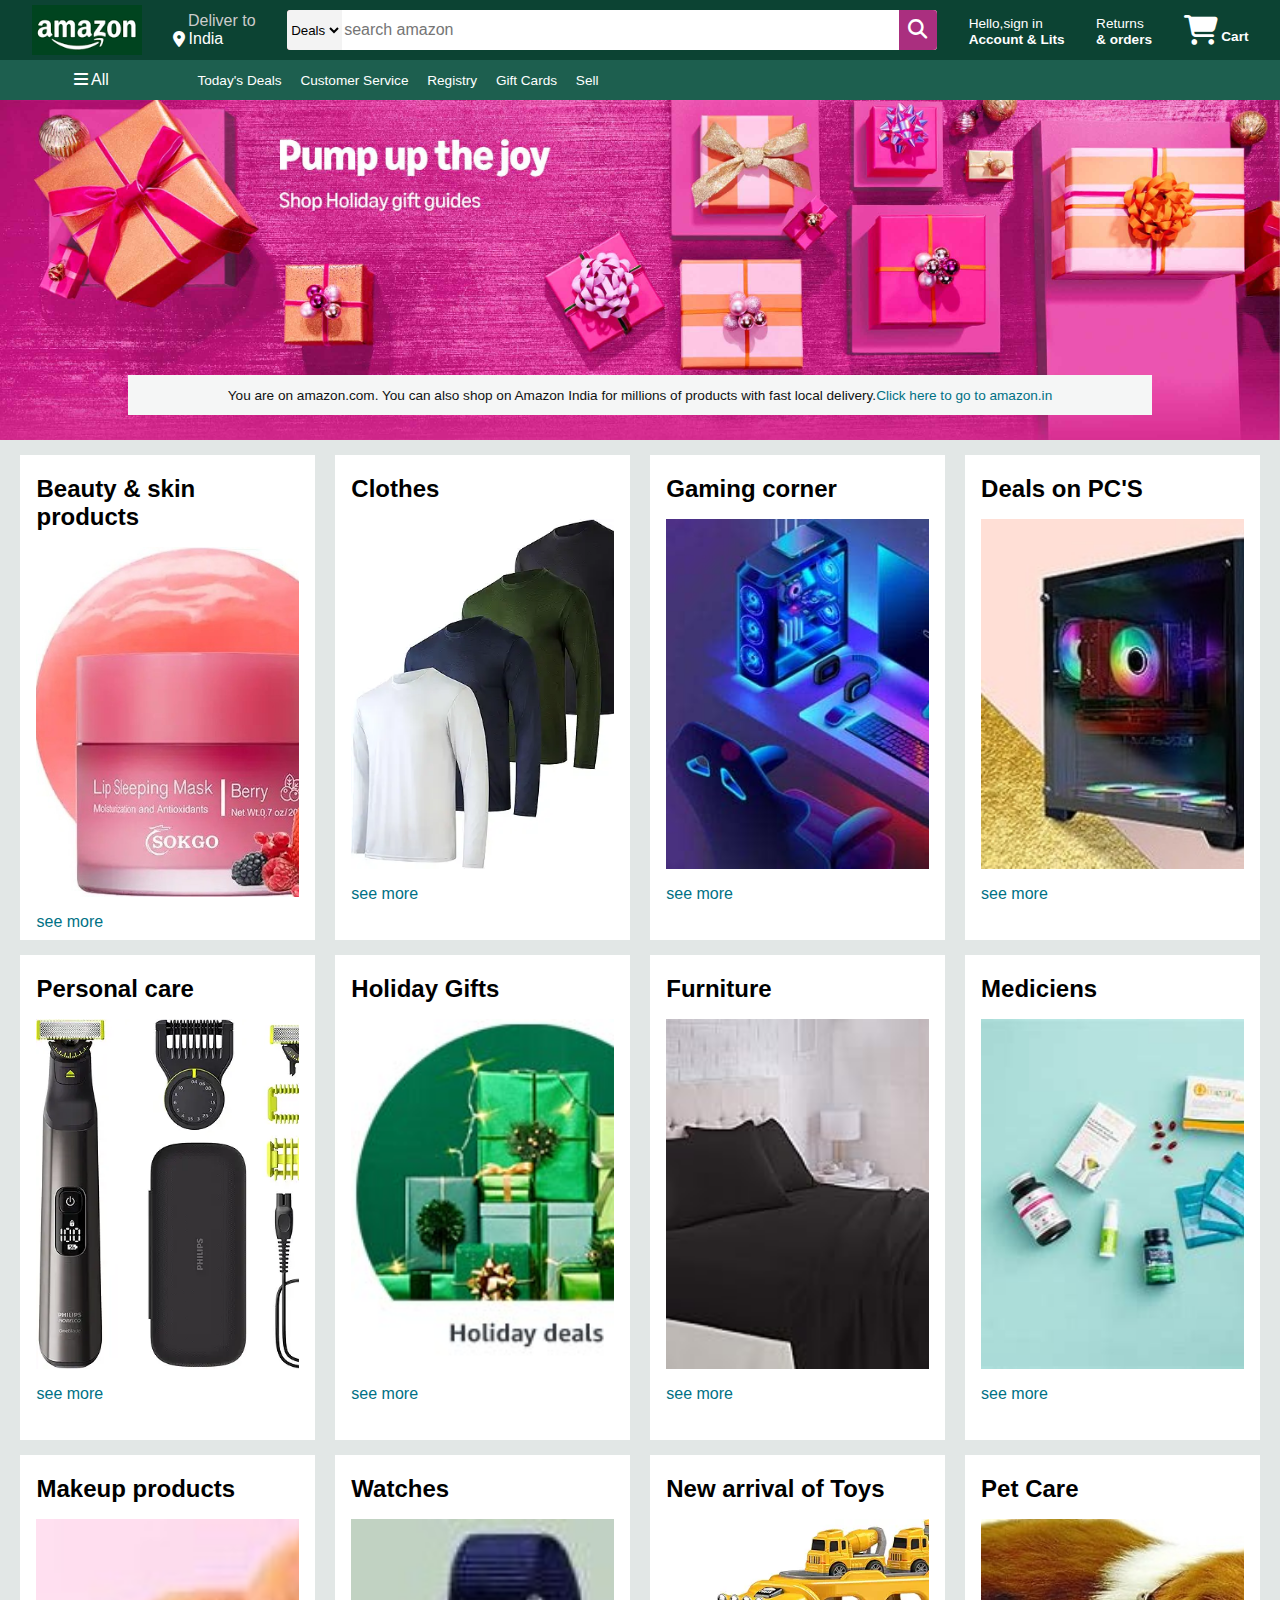
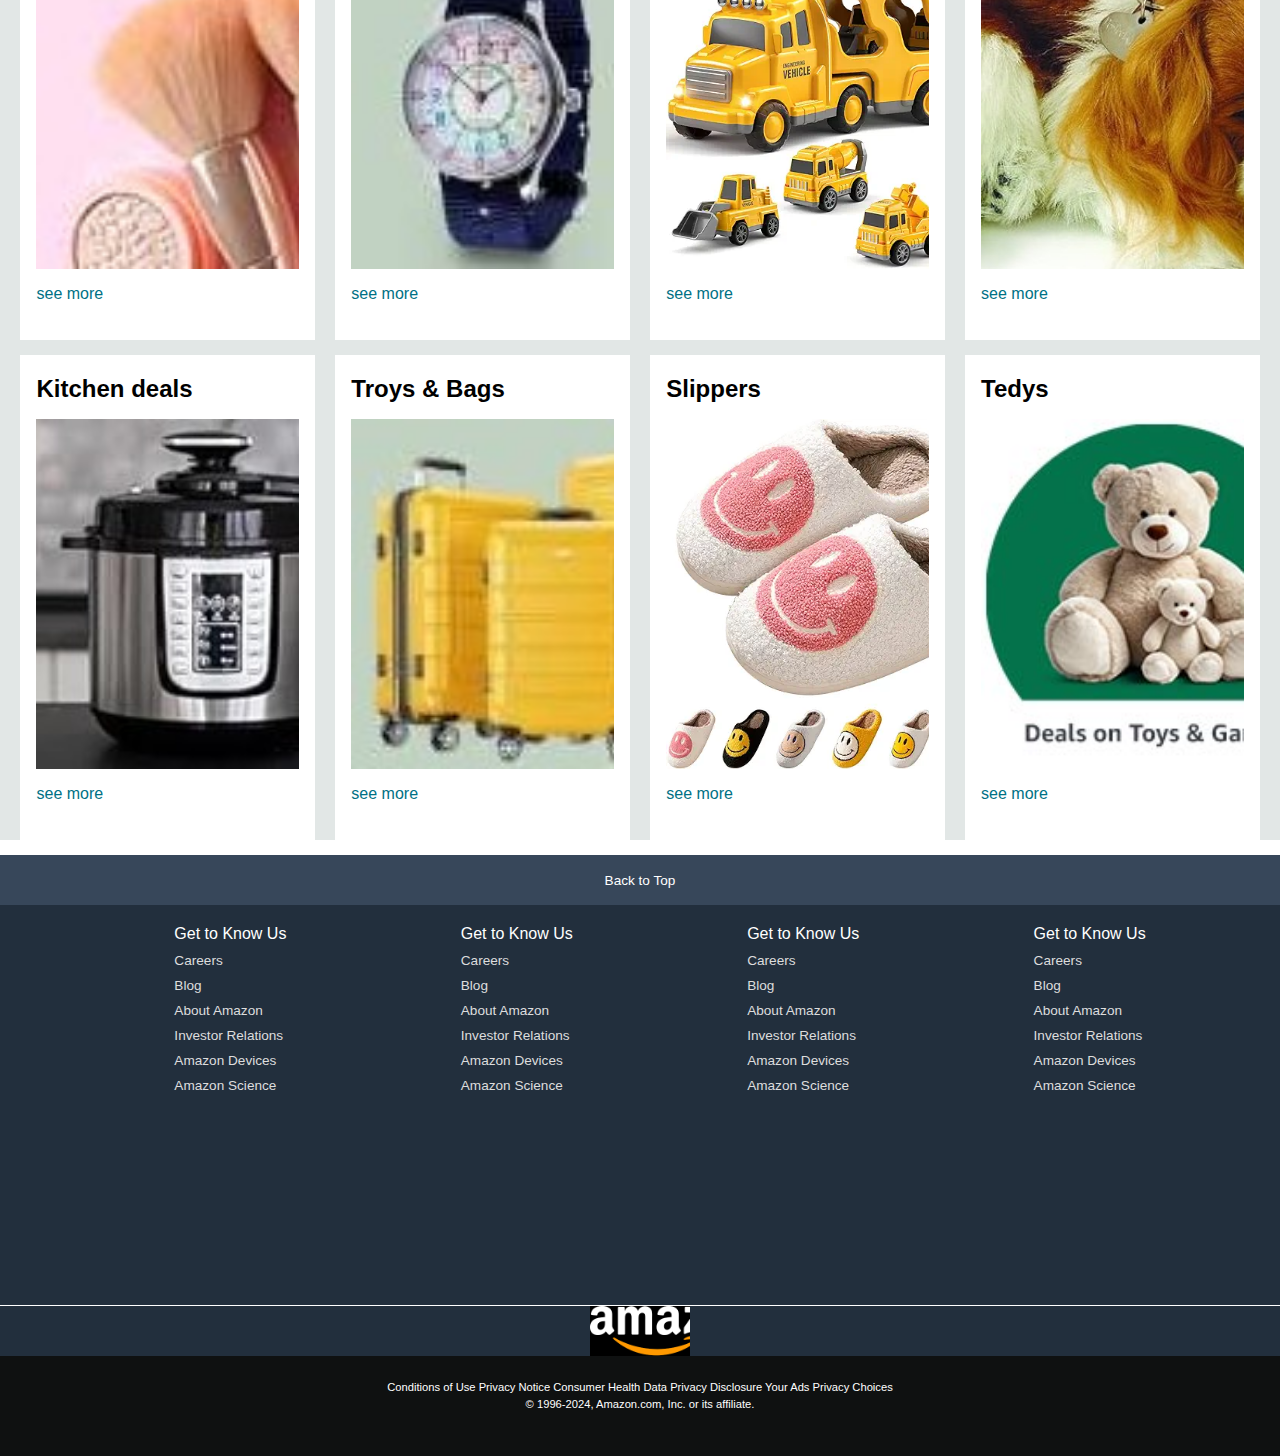
<file: Amazon Clone/amazon/index.html>
<!DOCTYPE html>
<html lang="en">
<head>
    <meta charset="UTF-8">
    <meta name="viewport" content="width=device-width, initial-scale=1.0">
    <title>Amazon</title>
    <link rel="stylesheet" href="https://cdnjs.cloudflare.com/ajax/libs/font-awesome/6.7.2/css/all.min.css" integrity="sha512-Evv84Mr4kqVGRNSgIGL/F/aIDqQb7xQ2vcrdIwxfjThSH8CSR7PBEakCr51Ck+w+/U6swU2Im1vVX0SVk9ABhg==" crossorigin="anonymous" referrerpolicy="no-referrer" />
    <link rel="stylesheet" href="style.css">
</head>
<body>
    <header>
        <div class="navbar">
            <div class="nav-logo border">
                <div class="logo"></div>
            </div>
            <div class="nav-address border">
                <p class="add-first">Deliver to</p>
                <div class="add-icon">
                    <i class="fa-solid fa-location-dot"></i>
                    <p class="add-sec">India</p>
                </div> 
            </div>
            <div class="nav-search">
                <select class="search-select">
                    <option>Deals</option>
                </select>
                <input placeholder="search amazon" class="search-input">
                <div class="search-icon">
                    <i class="fa-solid fa-magnifying-glass"></i>
                </div>
            </div>
            <div class="nav-signin border">
                <p><span>Hello,sign in</span></p>
                <p class="nav-sec">Account & Lits</p>
            </div>
            <div class="nav-return border">
                <p><span>Returns</span></p>
                <p class="nav-sec">& orders</p>
            </div>
            <div class="nav-cart border">
                <i class="fa-solid fa-cart-shopping"></i>
                Cart
            </div>
        </div>

        <div class="panel">
            <div class="panel-all">
                <i class="fa-solid fa-bars"></i>
                All
            </div>
            <div class="panel-ops">
                <P> Today's Deals</P>
                <P> Customer Service</P>
                <P>Registry</P>
                <P>Gift Cards</P>
                <P>Sell</P>
            </div>
        </div>
    </header>

    <div class="hero-section">
        <div class="hero-text">
            You are on amazon.com. You can also shop on Amazon India for millions of products with fast local delivery. <a>Click here to go to amazon.in</a>
        </div>
    </div>
    <div class="shop-section">
        <div class="box1 box">
            <div class="box-content">
               <h2>Beauty & skin products</h2>
               <div class="box-img" style="background-image:url('amazon\ box1-image.jpg');"></div>
               <p>see more</p>
            </div>
        </div>
        <div class="box2 box">
            <div class="box-content">
                <h2>Clothes</h2>
                <div class="box-img" style="background-image:url('amazon\ box2-image.jpg');"></div>
                <p>see more</p>
             </div>
        </div>
        <div class="box3 box">
            <div class="box-content">
                <h2>Gaming corner</h2>
                <div class="box-img" style="background-image:url('amazon\ box3-image.jpg');"></div>
                <p>see more</p>
             </div>
        </div>
        <div class="box4 box">
            <div class="box-content">
                <h2>Deals on PC'S</h2>
                <div class="box-img" style="background-image:url('amazon\ box4-image.jpg');"></div>
                <p>see more</p>
             </div>
        </div>
        <div class="box1 box">
            <div class="box-content">
               <h2>Personal care</h2>
               <div class="box-img" style="background-image:url('amazon\ box5-image.jpg');"></div>
               <p>see more</p>
            </div>
        </div>
        <div class="box2 box">
            <div class="box-content">
                <h2>Holiday Gifts</h2>
                <div class="box-img" style="background-image:url('amazon\ box6-image.jpg');"></div>
                <p>see more</p>
             </div>
        </div>
        <div class="box3 box">
            <div class="box-content">
                <h2>Furniture</h2>
                <div class="box-img" style="background-image:url('amazon\ box7-image.jpg');"></div>
                <p>see more</p>
             </div>
        </div>
        <div class="box4 box">
            <div class="box-content">
                <h2>Mediciens</h2>
                <div class="box-img" style="background-image:url('amazon\ box8-image.jpg.jpg');"></div>
                <p>see more</p>
             </div>
        </div>
        <div class="box1 box">
            <div class="box-content">
               <h2>Makeup products</h2>
               <div class="box-img" style="background-image:url('amazon\ box9-image.jpg');"></div>
               <p>see more</p>
            </div>
        </div>
        <div class="box2 box">
            <div class="box-content">
                <h2>Watches</h2>
                <div class="box-img" style="background-image:url('amazon\ box10-image.jpg');"></div>
                <p>see more</p>
             </div>
        </div>
        <div class="box3 box">
            <div class="box-content">
                <h2>New arrival of Toys</h2>
                <div class="box-img" style="background-image:url('amazon\ box11-image.jpg');"></div>
                <p>see more</p>
             </div>
        </div>
        <div class="box4 box">
            <div class="box-content">
                <h2>Pet Care</h2>
                <div class="box-img" style="background-image:url('amazon\ box12-image.jpg');"></div>
                <p>see more</p>
             </div>
        </div>
        <div class="box1 box">
            <div class="box-content">
               <h2>Kitchen deals</h2>
               <div class="box-img" style="background-image:url('amazon\ box13-image.jpg');"></div>
               <p>see more</p>
            </div>
        </div>
        <div class="box2 box">
            <div class="box-content">
                <h2>Troys & Bags</h2>
                <div class="box-img" style="background-image:url('amazon\ box14-image.jpg');"></div>
                <p>see more</p>
             </div>
        </div>
        <div class="box3 box">
            <div class="box-content">
                <h2>Slippers</h2>
                <div class="box-img" style="background-image:url('amazon\ box15-image.jpg');"></div>
                <p>see more</p>
             </div>
        </div>
        <div class="box4 box">
            <div class="box-content">
                <h2>Tedys</h2>
                <div class="box-img" style="background-image:url('amazon\ box16-image.jpg');"></div>
                <p>see more</p>
             </div>
        </div>
    </div>
    
    <footer>
        <div class="foot-panel">
            Back to Top
        </div>
        <div class="foot-panel2">
            <ul>
                <p>Get to Know Us</p>
               <a> Careers</a>
               <a>Blog</a>
               <a>About Amazon</a>
               <a>Investor Relations</a>
               <a>Amazon Devices</a>
               <a>Amazon Science </a>
            </ul>
            <ul>
                <p>Get to Know Us</p>
               <a> Careers</a>
               <a>Blog</a>
               <a>About Amazon</a>
               <a>Investor Relations</a>
               <a>Amazon Devices</a>
               <a>Amazon Science </a>
            </ul>
            <ul>
                <p>Get to Know Us</p>
               <a> Careers</a>
               <a>Blog</a>
               <a>About Amazon</a>
               <a>Investor Relations</a>
               <a>Amazon Devices</a>
               <a>Amazon Science </a>
            </ul>
            <ul>
                <p>Get to Know Us</p>
               <a> Careers</a>
               <a>Blog</a>
               <a>About Amazon</a>
               <a>Investor Relations</a>
               <a>Amazon Devices</a>
               <a>Amazon Science </a>
            </ul>
        </div>
        <div class="foot-panel3">
            <div class="logo2"></div>
        </div>
        <div class="foot-panel4">
            <div class="pages">
              <a>Conditions of Use</a>
              <a>Privacy Notice</a>
              <a>Consumer Health Data Privacy Disclosure</a>
              <a>Your Ads Privacy Choices</a>
            </div>
            <div class="copyright">
              © 1996-2024, Amazon.com, Inc. or its affiliate.
            </div>
        </div>
    </footer>
</body>
</html>
</file>
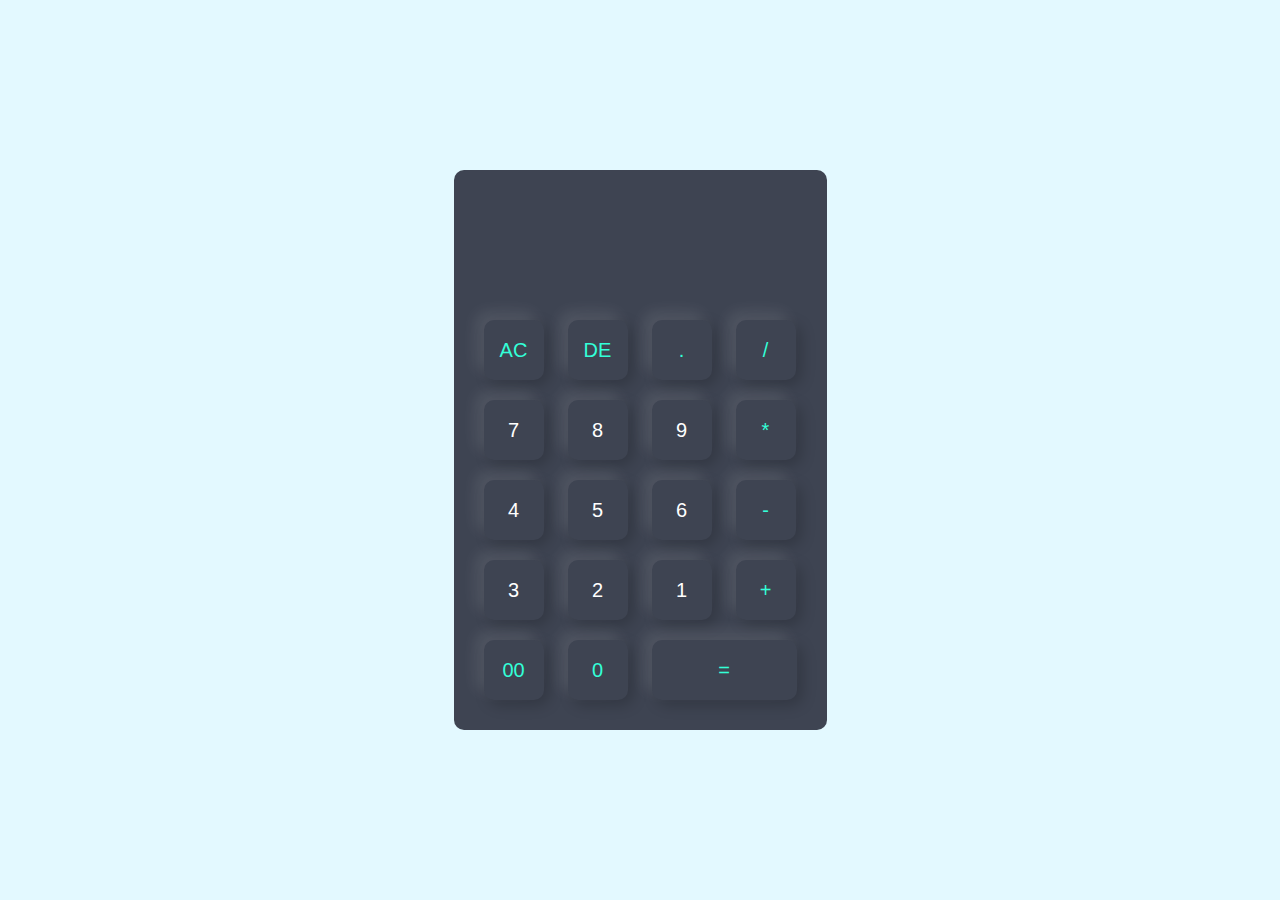
<file: Simple Calculator/caluculator/index.html>
<!DOCTYPE html>
<html lang="en">
<head>
    <meta charset="UTF-8">
    <meta name="viewport" content="width=device-width, initial-scale=1.0">
    <link rel="stylesheet" href="style.css">
    <title>Calculator</title>
</head>
<body>
    <div class="container">
        <div class="calculator">
            <form>
                <div class="display">
                    <input type="text" name="display">
                </div>
                <div>
                    <input type="button" value="AC"  onclick="display.value =''" class="operator">
                    <input type="button" value="DE"  onclick="display.value = display.value.toString().slice(0,-1)"  class="operator">
                    <input type="button" value="."  onclick="display.value +='.'"  class="operator">
                    <input type="button" value="/"  onclick="display.value +='/'"  class="operator">
                </div>
                <div>
                    <input type="button" value="7" onclick="display.value +='7'">
                    <input type="button" value="8" onclick="display.value +='8'">
                    <input type="button" value="9" onclick="display.value +='9'">
                    <input type="button" value="*" onclick="display.value +='*'"  class="operator">
                </div>
                <div>
                    <input type="button" value="4" onclick="display.value +='4'">
                    <input type="button" value="5" onclick="display.value +='5'">
                    <input type="button" value="6" onclick="display.value +='6'">
                    <input type="button" value="-" onclick="display.value +='-'"  class="operator">
                </div>
                <div>
                    <input type="button" value="3" onclick="display.value +='3'">
                    <input type="button" value="2" onclick="display.value +='2'">
                    <input type="button" value="1" onclick="display.value +='1'">
                    <input type="button" value="+" onclick="display.value +='+'"  class="operator">
                </div>
                <div>
                    <input type="button" value="00" onclick="display.value +='00'" class="operator">
                    <input type="button" value="0"  onclick="display.value +='0'"  class="operator">
                    <input type="button" value="="   onclick="display.value=eval(display.value)" class="equal operator">
                </div>
            </form>
        </div>
    </div>
</body>
</html>
</file>
<file: Connect Four Game/style.css>
body{
    font-family: sans-serif;
}

#board{
    display: grid;
    grid-template-columns: repeat(6,50px);
    grid-template-rows: repeat(7,50px);
}

.cell{
    width: 50px;
    height: 50px;
    border: 1px solid black;
    display: flex;
    justify-content: center;
    align-items: center;
}

.red{
    background-color: red;
}

.yellow{
    background-color: yellow;
}
</file>
<file: Flipkart Clone/style.css>
*{
    margin:0;
    font-family: Arial, Helvetica, sans-serif;
    border:border-box; 
}

body{
    background: #f1f3f6;
    font-family: 'Poppins', Arial, Helvetica, sans-serif;
}
.navbar{
    background: #2874f0;
    color: #fff;
    box-shadow: 0 2px 12px rgba(40,116,240,0.08);
    border-radius: 0 0 12px 12px;
    margin: 0 0 32px 0;
    padding: 0 32px;
    height: 72px;
    display: flex;
    align-items: center;
    justify-content: space-between;
}

.nav-logo{
    height: 48px;
    width: 120px;
    display: flex;
    align-items: center;
}

.logo {
    background-image: url("logo.jpg");
    background-size: contain;
    background-repeat: no-repeat;
    height: 48px;
    width: 120px;
}

.border{
    border: 1.5px solid transperent;
}

.border:hover{
     border: 1.5px solid white;
}

.nav-search{
    background: #fff;
    border-radius: 24px;
    box-shadow: 0 1px 4px rgba(40,116,240,0.06);
    display: flex;
    align-items: center;
    width: 480px;
    height: 40px;
    padding: 0 12px;
    margin: 0 24px;
    transition: box-shadow 0.2s;
}

.search-icon{
    color: #2874f0;
    font-size: 1.2rem;
    margin-right: 8px;
}

.search-input{
    width: 100%;
    font-size: 1.1rem;
    background: transparent;
    border: none;
    outline: none;
    color: #222;
}

.nav-search:hover{
    box-shadow: 0 2px 8px rgba(40,116,240,0.13);
    border: 2px solid #2874f0;
}

.nav-user, .nav-cart, .nav-seller {
    display: flex;
    align-items: center;
    font-size: 1.1rem;
    margin: 0 12px;
    cursor: pointer;
    background: transparent;
    border-radius: 8px;
    padding: 6px 14px;
    transition: background 0.2s;
}

.nav-user:hover, .nav-cart:hover, .nav-seller:hover {
    background: rgba(255,255,255,0.12);
}

.nav-login{
    background: transparent;
    color: #fff;
    border: none;
    font-size: 1.1rem;
    margin-left: 6px;
}

.nav-dots {
    color: #fff;
    font-size: 1.3rem;
    margin-left: 10px;
}

.nav-cart{
    height: 45px;
    font-size: 1.2rem;
    display: flex;
    align-items: center;
    justify-content: center;
}
.cart{
    width: 40px;
    display: flex;
    align-items: center;
    justify-content: center;
}

.nav-seller{
    height: 45px;
    font-size: 1rem;
    display: flex;
    align-items: center;
    justify-content: center;
}
.sell{
    width: 40px;
    display: flex;
    font-size: 1.2rem;
    align-items: center;
    justify-content: center;
}

.content-logo{
    height: 290px;
    width: 100%;
}

.content-logo:hover{
    border: 2px solid black;
    }

.hero {
    background-image: url("hero\ img.jpg");
    background-size: cover;
    height: 290px;
    width: 100%;
}
.content{
    margin:9px;
    height:300px;
    width: 98.5%;
    background-color: rgb(255, 253, 253);
    color: black;
    display: flex;
    align-items: center;
    justify-content: center;
}
.div-set{
    display: grid;
    grid-template-columns: repeat(auto-fit, minmax(110px, 1fr));
    gap: 18px;
    background: #fff;
    border-radius: 16px;
    box-shadow: 0 2px 16px rgba(40,116,240,0.04);
    padding: 18px 12px;
    margin: 0 0 32px 0;
}

.div-set:hover{
    border: 2px solid black;
}
.box{
    display: flex;
    flex-direction: column;
    align-items: center;
    background: transparent;
    border-radius: 16px;
    box-shadow: none;
    transition: transform 0.18s, box-shadow 0.18s;
    cursor: pointer;
    padding: 8px 0;
}

.box:hover {
    transform: translateY(-4px) scale(1.04);
    background: #f1f7ff;
    box-shadow: 0 4px 16px rgba(40,116,240,0.10);
}

.box-img{
    width: 64px;
    height: 64px;
    aspect-ratio: 1/1;
    background-size: cover;
    background-position: center;
    border-radius: 50%;
    margin: 0 0 8px 0;
    box-shadow: 0 2px 8px rgba(40,116,240,0.10);
    border: 2px solid #e3e6ef;
    transition: border 0.2s, box-shadow 0.2s;
}

.box:hover .box-img {
    border: 2px solid #2874f0;
    box-shadow: 0 4px 16px rgba(40,116,240,0.18);
}

.box-content{
    height: 90px;
    width: 100%;
    margin-left: 40px;
}

.box-content p{
    font-size: 1rem;
    font-weight: 500;
    color: #222;
    margin: 0;
    text-align: center;
}

/**shop-section**/

.shop-section{
    display: flex;
    flex-wrap: wrap;
    justify-content: space-evenly;
    background-color: white;
}

.shopsection, .show {
    display: grid;
    grid-template-columns: repeat(auto-fit, minmax(220px, 1fr));
    gap: 28px;
    background: #fff;
    border-radius: 18px;
    box-shadow: 0 2px 16px rgba(40,116,240,0.04);
    margin: 0 0 32px 0;
    padding: 32px 16px;
}

.box-shop {
    background: #fff;
    border-radius: 18px;
    box-shadow: 0 2px 12px rgba(40,116,240,0.06);
    transition: transform 0.18s, box-shadow 0.18s;
    display: flex;
    flex-direction: column;
    align-items: center;
    padding: 0 0 16px 0;
    cursor: pointer;
    border: 1.5px solid #f1f3f6;
}

.box-shop:hover {
    transform: translateY(-6px) scale(1.03);
    box-shadow: 0 8px 32px rgba(40,116,240,0.13);
    border: 1.5px solid #2874f0;
}

.box-img1 {
    width: 100%;
    aspect-ratio: 4/5;
    background-size: cover;
    background-position: center;
    border-radius: 14px;
    margin: 18px 0 12px 0;
    box-shadow: 0 2px 12px rgba(40,116,240,0.08);
    transition: box-shadow 0.2s;
}

.box-con {
    background: #f8fafc;
    border-radius: 12px;
    box-shadow: 0 1px 4px rgba(40,116,240,0.04);
    padding: 12px 8px 8px 8px;
    margin: 0 8px;
    text-align: center;
}

.box-con h2{
    margin-top: 10px;
    margin-bottom: 18px;
    font-size: 1.1rem;
    color: #2874f0;
    font-weight: 600;
}
.box-con p{
    font-size: 1.08rem;
    font-weight: 600;
    color: #1976d2;
    margin: 0 0 6px 0;
}

.box-con a{
    color: #ffb300;
    font-weight: 600;
    font-size: 1.01rem;
    margin: 0;
    display: block;
}

#img1{
    margin-top: 3px;
}

#last{
    height: 400px;
    width: 100%;
    margin-right:5px;
    margin-left:0px;
    padding: 0;
}

.features{
    background: white;
}

.text-col p{
    font-size: 16px;
    font-weight: 300;
    color: rgb(119, 109, 109);
}

.text-col h{
    font-size: 16px;
    font-weight: 300;
    color: rgb(119, 109, 109);
}

/* --- Responsive --- */
@media (max-width: 900px) {
    .navbar {
        flex-direction: column;
        height: auto;
        padding: 12px 4px;
    }
    .div-set, .shopsection, .show {
        grid-template-columns: repeat(auto-fit, minmax(140px, 1fr));
        gap: 12px;
        padding: 12px 4px;
    }
    .box-img1 {
        aspect-ratio: 1/1;
    }
}
@media (max-width: 600px) {
    .navbar {
        flex-direction: column;
        height: auto;
        padding: 8px 2px;
    }
    .div-set, .shopsection, .show {
        grid-template-columns: 1fr 1fr;
        gap: 8px;
        margin: 8px 2px;
        padding: 8px 2px;
    }
    .box-img, .box-img1 {
        width: 100%;
        aspect-ratio: 1/1;
    }
}

/* --- Add Google Fonts --- */
@import url('https://fonts.googleapis.com/css2?family=Poppins:wght@400;500;600&display=swap');
</file>
<file: Netflix Clone/style.css>
*{
    margin: 0;
    padding: 0;
    font-family: 'popins' ,sans-serif;
    box-sizing: border-box;
}

body{
    background: #000;
    color: #fff;
}

.header{
    width: 100%;
    height: 100vh;
    background-image: linear-gradient(rgba(0,0,0,0.7) , rgba(0,0,0,0.7)) , url(hero.jpg);
    background-size: cover;
    background-position: center;
    padding: 10px 8%;
    position: relative;
}
nav{
    display: flex;
    align-items: center;
    justify-content: space-between;
    padding: 10px 0;
}

.logo{
    width: 200px;
    cursor: pointer;
}

nav button{
    border: 0;
    outline: 0;
    background: #db0001;
    color: #fff;
    padding:7px 20px;
    font-size:12px;
    border-radius: 4px;
    margin-left: 10px;
    cursor: pointer;
}

.languagebtn{
    display: inline-flex;
    align-items: center;
    background: transparent;
    border: 1px solid #fff;
    padding:7px 10px;
}

.languagebtn img{
    width: 20px;
    margin-left:10px;
    background: #fff;
}

.header-content{
    position: absolute;
    top:50%;
    left: 50%;
    transform: translate(-50% ,-50%);
    text-align: center;
    margin-top: 100px;
}

.header-content h1{
    font-size: 60px;
    line-height: 70px;
    font-weight: 600;
    max-width: 650px;
}
 
.header-content h3{
    font-weight: 400;
    margin-bottom: 20px;
}

.email-signup{
    background:transparent;
    border: 0.5px solid #fff;
    border-radius: 4px;
    display: flex;
    align-items: center;
    margin-top: 30px;
    overflow: hidden;
}

.email-signup input{
    flex: 1;
    border: 0;
    outline: 0;
    margin-left: 20px;
    background: transparent;
    color: #fff;
}

.email-signup button{
    background: #db0001;
    border: 1px solid #fff;
    outline: 0;
    color: #fff;
    font-size: 16px;
    cursor: pointer;
    padding: 15px 30px;
}

.features{
    padding: 50px 12%;
    font-size: 22px;
}

.row{
    display: flex;
    width: 100%;
    align-items: center;
    flex-wrap: wrap;
    padding: 50px 0;
}

.text-col{
    flex-basis: 50%;
    margin-bottom: 20px;
}

.img-col{
    flex-basis: 50%;
    margin-bottom: 20px;
}

.img-col img{
    display: block;
    width: 90%;
    margin: auto;
}

.features h2{
    font-size: 50px;
    font-weight: 600;
    margin-bottom: 20px;
}

.faq{
    padding:10px;
    text-align: center;
    font-size: 18px;
}

.accordion{
    margin: 60px auto;
    width: 100%;
    max-width: 600px;
}

.accordion li{
    list-style: none;
    width: 100%;
    padding: 5px;
}

.accordion li label{
    display: flex;
    align-items: center;
    padding: 20px;
    font-size: 18px;
    font-weight: 500;
    background: #303030;
    margin-bottom: 2px;
    cursor: pointer;
    position: relative;
}

label::after{
    content: '+';
    font-size: 34px;
    position: absolute;
    right: 20px;
    transition: transform 0.5sec;
}

input[type="radio"]{
    display: none;
}

.accordion .content{
    background: #303030;
    text-align: left;
    padding:0 20px;
    max-height: 0;
    overflow: hidden;
    transition: max-height 0.5s, padding 0.5s;
}

.accordion input[type="radio"]:checked+label+.content{
    max-height: 600px;
    padding: 30px 20px;
}

.accordion input[type="radio"]:checked+label::after{
    transform:rotate(135deg);
}

.faq .email-signup{
    max-width: 800px;
    margin: 20px auto 60px;
}

.faq small{
    font-size: 13px;
}

.footer{
    padding: 50px 15% 10px;
    border-top: 6px solid #333;
    color: #fff;
}

.footer h2{
    font-size: 18px;
    font-weight: 400;
    margin-bottom: 30px;
}

.footer .col{
    flex-basis: 25%;
    flex-grow: 1;
    margin-bottom: 20px;
}

.footer .col a{
    display:block;
    text-decoration: none;
    color:#777;
    font-size: 14px;
    margin-bottom: 10px;
}

.footer .row{
    align-items: flex-start;
    margin: 10px 0;
}

.footer .languagebtn{
    color:#fff;
    padding: 10px 20px;
    border-radius: 3px;
}

.copyright-txt{
    font-size: 18px;
    margin-top: 40px;
    margin-bottom: 50px;
}
</file>
<file: Rock Paper Scissor/style.css>
*{
    margin: 0;
    padding: 0;
    text-align: center;
}

h1{
    background-color: #081b31;
    color: #fff;
    height: 5rem;
    line-height: 5rem;
}

.choices{
    display: flex;
    align-items: center;
    justify-content: center;
    gap: 3rem;
}

.choice{
    height:170px;
    width:170px;
    margin-top: 5rem;
}

.choice:hover{
    border-radius: 50%;
    background-color: #081b31;
    display: flex;
    justify-content: center;
    align-items: center;
}

img{
    height:150px;
    width:150px;
    object-fit: cover;
    border-radius: 50%;
}

.score-board{
    font-size: 2rem;
    display: flex;
    justify-content: center;
    align-items: center;
    margin-top: 5rem;
    gap: 2rem;
}

#user-score,
#comp-score{
   font-size: 4rem;
}

.msg-container{
    margin-top: 5rem;
}
#msg{
    background-color: black;
    color: #fff;
    font-size: 2rem;
    display: inline;
    padding: 1rem;
    border-radius: 1rem;
}
</file>
<file: TO-DO List/style.css>
*{
    margin: 0;
    padding: 0;
    box-sizing: border-box;
}

body{
    font-family: 'poppins',sans-serif;
    background: url(hero.jpg);
    background-size: cover;
    color: white;
    padding-top: 2rem;
    overflow-x: hidden;
}

.container{
    height: 100vh;
    width: 100%;
    display: flex;
    flex-direction: column;
    align-items: center;
    gap: 2rem;
}

h1{
    font-size: 90px;
    letter-spacing: 5px;
    font-family: "caveat",cursive;
}

.todo-app{
    font-size: 2.2rem;
    background: rgba(255,255,255, .02);
    backdrop-filter: blur(10px);
    padding: 30px;
    border-radius: 1rem;
    box-shadow: 8px 8px 5px 3px rgba(0,0,0,.2);
}

.todo-app h2{
    font-size: 2.2rem;
    color: #002765;
    text-align: center;
}

.row{
    display: flex;
    align-items: center;
    justify-content: center;
    border-radius: 30px;
    padding-left: 20px;
    margin: 30px 0;
    width: 95%;
    margin-inline:auto ;
}

input{
    color: white;
    font-size: 17px;
    width: 100%;
    flex: 1;
    border: none;
    outline: none;
    background: transparent;
    padding: 10px;
    font-weight: 14px;
    border-bottom: 1px solid white;
}

input::placeholder{
    color: rgba(255,255,255,.55);
}

button{
    border: none;
    outline: 0;
    padding: 12px 30px;
    background: purple;
    color: white;
    font-size: 1rem;
    cursor: pointer;
    border-top-right-radius: 40px;
    border-top-left-radius: 40px;
    border-bottom-right-radius: 40px;
    transition: .2s ease-in-out;
}

button:hover{
    background: purple;
}

ul{
    display: flex;
    flex-direction: column;
    gap: 1rem;
}

ul li{
    font-weight: 700;
    list-style: none;
    font-size: 15px;
    text-transform: capitalize;
    padding: 10px 30px;
    user-select: none;
    width: 80%;
    min-height: 50px;
    margin: 0 auto;
    border-radius: 5rem;
    cursor: pointer;
    position: relative;
    background: rgba(255,255,255,.05);
    display: flex;
    align-items: center;
    transition: 2s ease-in-out;
}

ul li:hover{
    background: rgba(255,255,255,.1);
}

ul li.checked{
    color: purple;
    text-decoration: line-through;
}

ul li span{
    position: absolute;
    right: 10px;
    top: 50%;
    transform: translate(-50%);
    width: 40px;
    height: 40px;
    font-size: 1.4rem;
    color: purple;
    line-height: 40px;
    text-align: center;
}

ul li span:hover{
    border-radius: 30px;
    background: purple;
    color: white;
}

ul li i{
    pointer-events: none;
}
</file>
<file: Amazon Clone/amazon/style.css>
* {
    margin:0;
    font-family: Arial, Helvetica, sans-serif;
    border:border-box;
}

.navbar{
    height:60px;
    background-color:#0C4333;
    color: white;
    display: flex;
    align-items: center;
    justify-content: space-evenly;
}

.nav-logo{
    height: 50px;
    width: 110px;
}

.logo {
    background-image: url("amazon\ logo.png");
    background-size: cover;
    height: 50px;
    width: 100%;
}

.border{
    border: 1.5px solid transperent;
}

.border:hover{
     border: 1.5px solid white;
}

/**box2**/
.add-first{
    color: #cccccc;
    font-size: 1 rem;
    margin-left: 15px;
}

.add-sec{
    font-size: 1rem;
    margin-left: 3.5px;
}

.add-icon{
    display: flex;
    align-items: center;
}

.nav-search{
    display: flex;
    justify-content: space-evenly;
    background-color: pink;
    width: 650px;
    height: 40px;
    border-radius: 3px;
}

.search-select{
    background-color: #f3f3f3;
    width: 60px;
    align-items: center;
    border-top-left-radius: 4px;
    border-bottom-left-radius: 4px;
    border: none;
}

.search-input{
    width: 100%;
    font-size: 1rem;
    border: none;
}

.search-icon{
    width: 45px;
    display: flex;
    justify-content: center;
    align-items: center;
    font-size: 1.2rem;
    background-color: #aa2f7f;
    border-top-right-radius: 4px;
    border-bottom-right-radius: 4px;
    color: white;
}

.nav-search:hover{
border: 2px solid #aa2f7f;
}

span{
    font-size: 0.85rem;
}

.nav-sec{
     font-size: 0.85rem;
     font-weight: 700;
}

/** box5**/
.nav-cart i{
     font-size: 30px;
     
}
 .nav-cart{
    font-size: 0.85rem;
    font-weight: 700;
 }

 .panel{
    height: 40px;
    background-color: #1d5f4f;
    color: white;
    display: flex;
    align-items: center;
    justify-content: space-evenly;
 }

 .panel-ops p{
    display: inline;
    margin-left: 15px;
 }
 .panel-ops{
    width: 80%;
    font-size: 0.85rem;
 }

 /**box6**/

 .hero-section{
    background-image: url("heroimage.jpg");
    background-size: cover;
    height: 340px;
    width: 100%;
    display: flex;
    justify-content: center;
    align-items: flex-end;
 }

 .hero-text{
    background-color: #f5f6f6;
    color: #0f1111;
    height: 40px;
    display: flex;
    align-items: center;
    justify-content: center;
    font-size: 0.85rem;
    width: 80%;
    margin-bottom: 25px;
 }

 .hero-text a{
    color: #007185;
 }

 /**shop-section**/

 .shop-section{
    display: flex;
    flex-wrap: wrap;
    justify-content: space-evenly;
    background-color: #e2e7e6;
 }

 .box{
    background-color: white;
    height:450px;
    width: 23%;
    padding: 20px 0px 15px;
    margin-top: 15px;
 }

 .box-img{
    height: 350px;
    background-size: cover;
    margin-top: 1rem;
    margin-bottom: 1rem;
 }

 .box-content{
    margin-left: 1rem;
    margin-right: 1rem;
 }
 .box-content p{
    color: #007185;
 }

 /**footer**/
 footer{
    margin-top: 15px;
 }
 .foot-panel{
    background-color: #37475a;
    color: white;
    height: 50px;
    display: flex;
    justify-content: center;
    align-items: center;
    font-size: 0.85rem;
 }

 .foot-panel2{
    background-color :#222f3d;
    color: white;
    height: 400px;
    display: flex;
    justify-content: space-evenly;
 }

 ul{
    margin-top: 20px;
 }

 ul a{
    display: block;
    font-size: 0.85rem;
    margin-top:10px;
    color:#dddddd ;
 }

 .foot-panel3{
    background-color: #222f3d;
    color: white;
    border-top: 0.5px solid white;
    display: flex;
    align-items: center;
    justify-content: center;
 }

 .logo2{
    background-image: url("amazon\ logo2.jpg");
    background-size: cover;
    height: 50px;
    width: 100px;
 }
 .foot-panel4{
    background-color:#0f1111;
    height: 100px;
    color: white; 
    font-size: 0.7rem;
    text-align: center;
}

.pages{
    padding-top:25px;
}

.copyright{
    padding-top: 5px; 
}
</file>
<file: Simple Calculator/caluculator/style.css>
*{
   margin:0;
   padding:0;
   font-family: 'poppins' sans-serif;
}

.container{
    height:100vh;
    width:100%;
    background: #e3f9ff;
    display:flex;
    align-items: center;
    justify-content: center;
}

.calculator{
    background: #3e4452;
    padding:20px;
    border-radius: 10px;
}

.calculator form input{
    border:0;
    outline:0;
    width:60px;
    height:60px;
    border-radius: 10px;
    box-shadow: -8px -8px 15px rgba(255,255,255,0.1),5px 5px 15px rgba(0,0,0,0.2);
    background: transparent;
    font-size: 20px;
    color: #fff;
    cursor:pointer;
    margin:10px;
}

form .display{
    display:flex;
    justify-content: flex-end;
    margin: 20px 0;
}

form .display input{
    text-align: right;
    flex: 1;
    font-size: 45px;
    box-shadow: none;
}

form input.equal{
    width: 145px;
}

form input.operator{
    color: #33ffd8;
}
</file>
